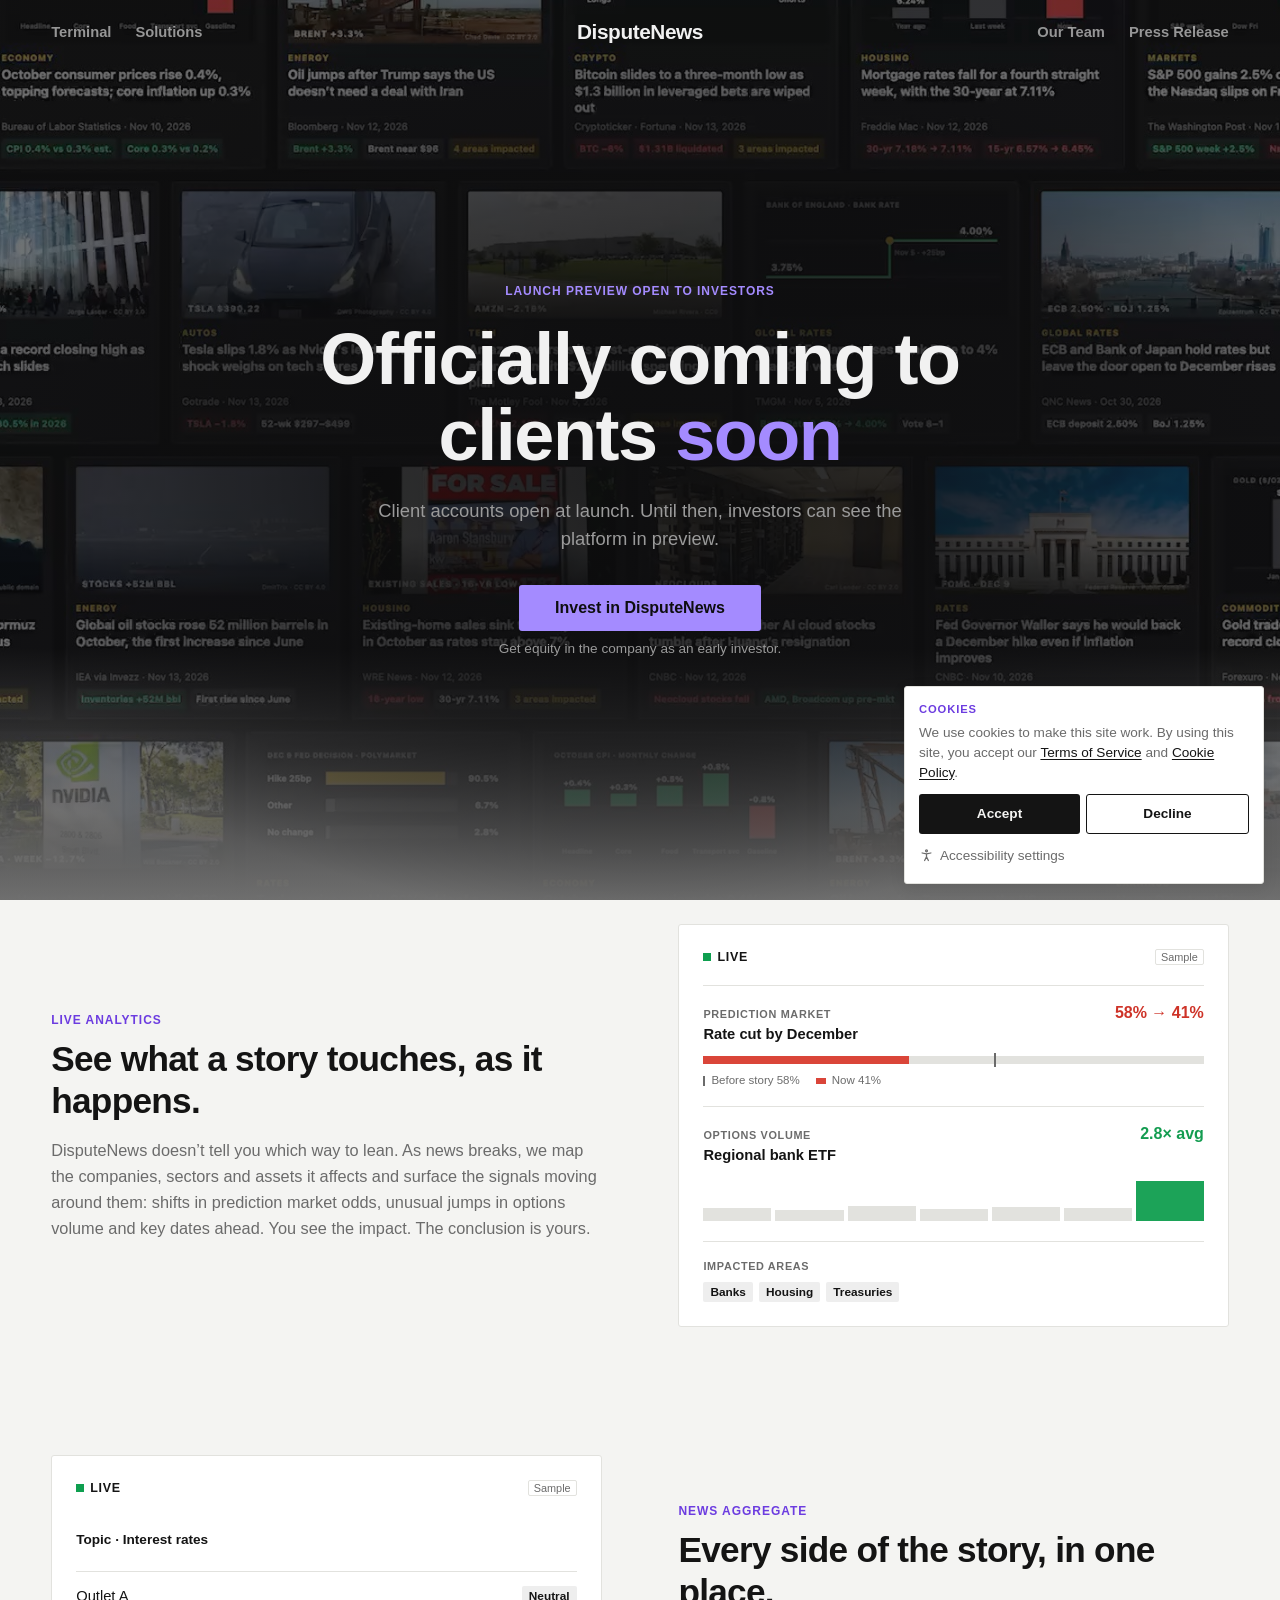
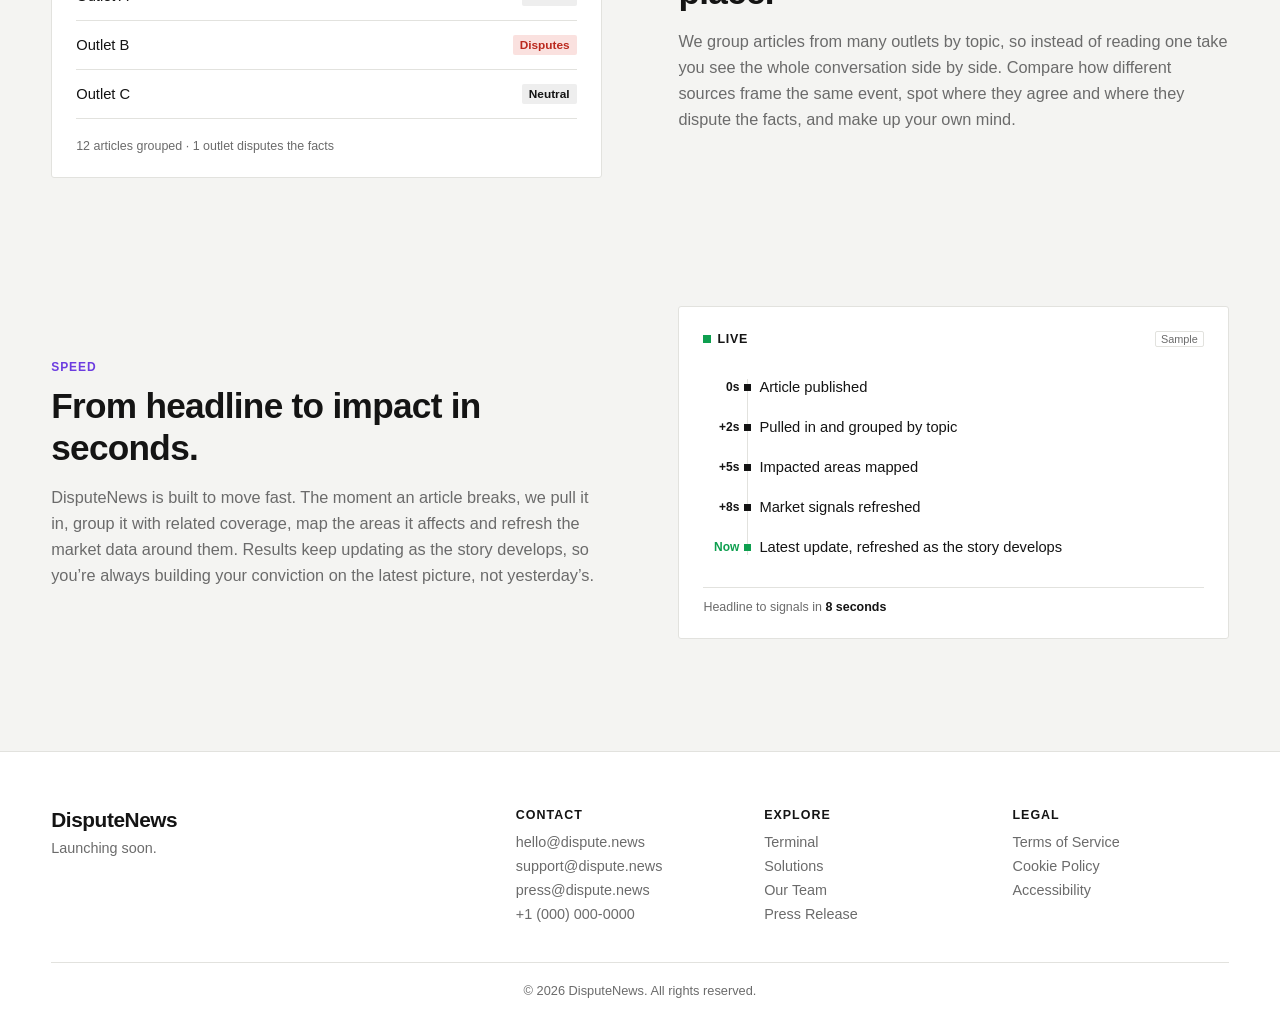
<file: index.html>
<!DOCTYPE html>
<html lang="en">
<head>
  <meta charset="UTF-8">
  <meta name="viewport" content="width=device-width, initial-scale=1.0">
  <title>DisputeNews</title>
  <link rel="stylesheet" href="css/style.css">
  <script>try{var a=JSON.parse(localStorage.getItem("dn-a11y")||"{}");for(var k in a)if(a[k])document.documentElement.classList.add("a11y-"+k)}catch(e){}</script>
</head>
<body class="home">
  <header class="site-header" id="site-header">
    <div class="header-inner">
      <nav class="header-nav header-nav-left" aria-label="Primary">
        <a href="terminal.html">Terminal</a>
        <a href="solutions.html">Solutions</a>
      </nav>
      <a href="./" class="brand">DisputeNews</a>
      <nav class="header-nav header-nav-right" aria-label="Secondary">
        <a href="team.html">Our Team</a>
        <a href="press.html">Press Release</a>
      </nav>
    </div>
  </header>

  <main>
    <section class="hero">
      <div class="hero-media" aria-hidden="true">
        <video class="hero-video" id="hero-video" autoplay muted loop playsinline preload="auto" poster="assets/video/hero-poster.jpg">
          <source src="assets/video/hero.mp4" type="video/mp4">
        </video>
      </div>

      <p class="eyebrow">Launch preview open to investors</p>
      <h1>Officially coming to clients <span class="sig">soon</span></h1>
      <p class="hero-sub">Client accounts open at launch. Until then, investors can see the platform in preview.</p>

      <div class="invest">
        <a href="#invest" class="btn-primary">Invest in DisputeNews</a>
        <p class="invest-note">Get equity in the company as an early investor.</p>
      </div>
    </section>

    <section class="features" aria-label="What DisputeNews offers">
      <article class="feature" id="analytics">
        <div class="feature-copy">
          <span class="tag">Live Analytics</span>
          <h2>See what a story touches, as it happens.</h2>
          <p>DisputeNews doesn&rsquo;t tell you which way to lean. As news breaks, we map the companies, sectors and assets it affects and surface the signals moving around them: shifts in prediction market odds, unusual jumps in options volume and key dates ahead. You see the impact. The conclusion is yours.</p>
        </div>
        <div class="feature-visual card" aria-hidden="true">
          <div class="visual-head">
            <span class="live-badge">LIVE</span>
            <span class="sample">Sample</span>
          </div>

          <div class="signal">
            <div class="signal-top">
              <span class="signal-label">Prediction market</span>
              <span class="signal-move move neg" style="--s:.8">58% &rarr; 41%</span>
            </div>
            <p class="signal-name">Rate cut by December</p>
            <div class="dist" style="--from:58%; --to:41%">
              <span class="dist-fill bar-fill neg" style="--s:.8"></span>
              <span class="dist-prev"></span>
            </div>
            <div class="dist-legend"><span><i class="key key-prev"></i>Before story 58%</span><span><i class="key key-now bar-fill neg" style="--s:.8"></i>Now 41%</span></div>
          </div>

          <div class="signal">
            <div class="signal-top">
              <span class="signal-label">Options volume</span>
              <span class="signal-move move pos" style="--s:.9">2.8&times; avg</span>
            </div>
            <p class="signal-name">Regional bank ETF</p>
            <div class="vol">
              <span style="height:30%"></span><span style="height:26%"></span><span style="height:34%"></span>
              <span style="height:28%"></span><span style="height:32%"></span><span style="height:29%"></span>
              <span class="vol-jump bar-fill pos" style="height:92%; --s:.9"></span>
            </div>
          </div>

          <div class="impacted">
            <span class="impacted-label">Impacted areas</span>
            <div class="chips">
              <span class="chip-s">Banks</span>
              <span class="chip-s">Housing</span>
              <span class="chip-s">Treasuries</span>
            </div>
          </div>
        </div>
      </article>

      <article class="feature feature-flip" id="aggregate">
        <div class="feature-copy">
          <span class="tag">News Aggregate</span>
          <h2>Every side of the story, in one place.</h2>
          <p>We group articles from many outlets by topic, so instead of reading one take you see the whole conversation side by side. Compare how different sources frame the same event, spot where they agree and where they dispute the facts, and make up your own mind.</p>
        </div>
        <div class="feature-visual card" aria-hidden="true">
          <div class="visual-head">
            <span class="live-badge">LIVE</span>
            <span class="sample">Sample</span>
          </div>
          <p class="topic topic-line">Topic &middot; Interest rates</p>
          <ul class="source-rows">
            <li><span class="src">Outlet A</span><span class="stance">Neutral</span></li>
            <li><span class="src">Outlet B</span><span class="stance stance-dispute">Disputes</span></li>
            <li><span class="src">Outlet C</span><span class="stance">Neutral</span></li>
          </ul>
          <p class="visual-foot">12 articles grouped &middot; 1 outlet disputes the facts</p>
        </div>
      </article>

      <article class="feature" id="speed">
        <div class="feature-copy">
          <span class="tag">Speed</span>
          <h2>From headline to impact in seconds.</h2>
          <p>DisputeNews is built to move fast. The moment an article breaks, we pull it in, group it with related coverage, map the areas it affects and refresh the market data around them. Results keep updating as the story develops, so you&rsquo;re always building your conviction on the latest picture, not yesterday&rsquo;s.</p>
        </div>
        <div class="feature-visual card" aria-hidden="true">
          <div class="visual-head">
            <span class="live-badge">LIVE</span>
            <span class="sample">Sample</span>
          </div>
          <ol class="pipeline">
            <li class="step-done"><span class="step-time">0s</span><span class="step-name">Article published</span></li>
            <li class="step-done"><span class="step-time">+2s</span><span class="step-name">Pulled in and grouped by topic</span></li>
            <li class="step-done"><span class="step-time">+5s</span><span class="step-name">Impacted areas mapped</span></li>
            <li class="step-done"><span class="step-time">+8s</span><span class="step-name">Market signals refreshed</span></li>
            <li class="step-done step-now"><span class="step-time">Now</span><span class="step-name">Latest update, refreshed as the story develops</span></li>
          </ol>
          <p class="visual-foot pipeline-foot">Headline to signals in <span class="foot-sig">8 seconds</span></p>
        </div>
      </article>
    </section>
  </main>

  <footer class="site-footer" id="contact">
    <div class="footer-inner">
      <div class="footer-col footer-brand">
        <span class="brand">DisputeNews</span>
        <p class="footer-tagline">Launching soon.</p>
      </div>

      <div class="footer-col">
        <h2 class="footer-heading">Contact</h2>
        <ul class="footer-list">
          <li><a href="mailto:hello@dispute.news">hello@dispute.news</a></li>
          <li><a href="mailto:support@dispute.news">support@dispute.news</a></li>
          <li><a href="mailto:press@dispute.news">press@dispute.news</a></li>
          <li><a href="tel:+10000000000">+1 (000) 000-0000</a></li>
        </ul>
      </div>

      <div class="footer-col">
        <h2 class="footer-heading">Explore</h2>
        <ul class="footer-list">
          <li><a href="terminal.html">Terminal</a></li>
          <li><a href="solutions.html">Solutions</a></li>
          <li><a href="team.html">Our Team</a></li>
          <li><a href="press.html">Press Release</a></li>
        </ul>
      </div>

      <div class="footer-col">
        <h2 class="footer-heading">Legal</h2>
        <ul class="footer-list">
          <li><a href="terms.html">Terms of Service</a></li>
          <li><a href="cookies.html">Cookie Policy</a></li>
          <li><button type="button" class="link-btn" data-a11y-open>Accessibility</button></li>
        </ul>
      </div>
    </div>
    <p class="footer-copy">&copy; <span id="year"></span> DisputeNews. All rights reserved.</p>
  </footer>

  <script src="js/main.js"></script>
</body>
</html>
</file>
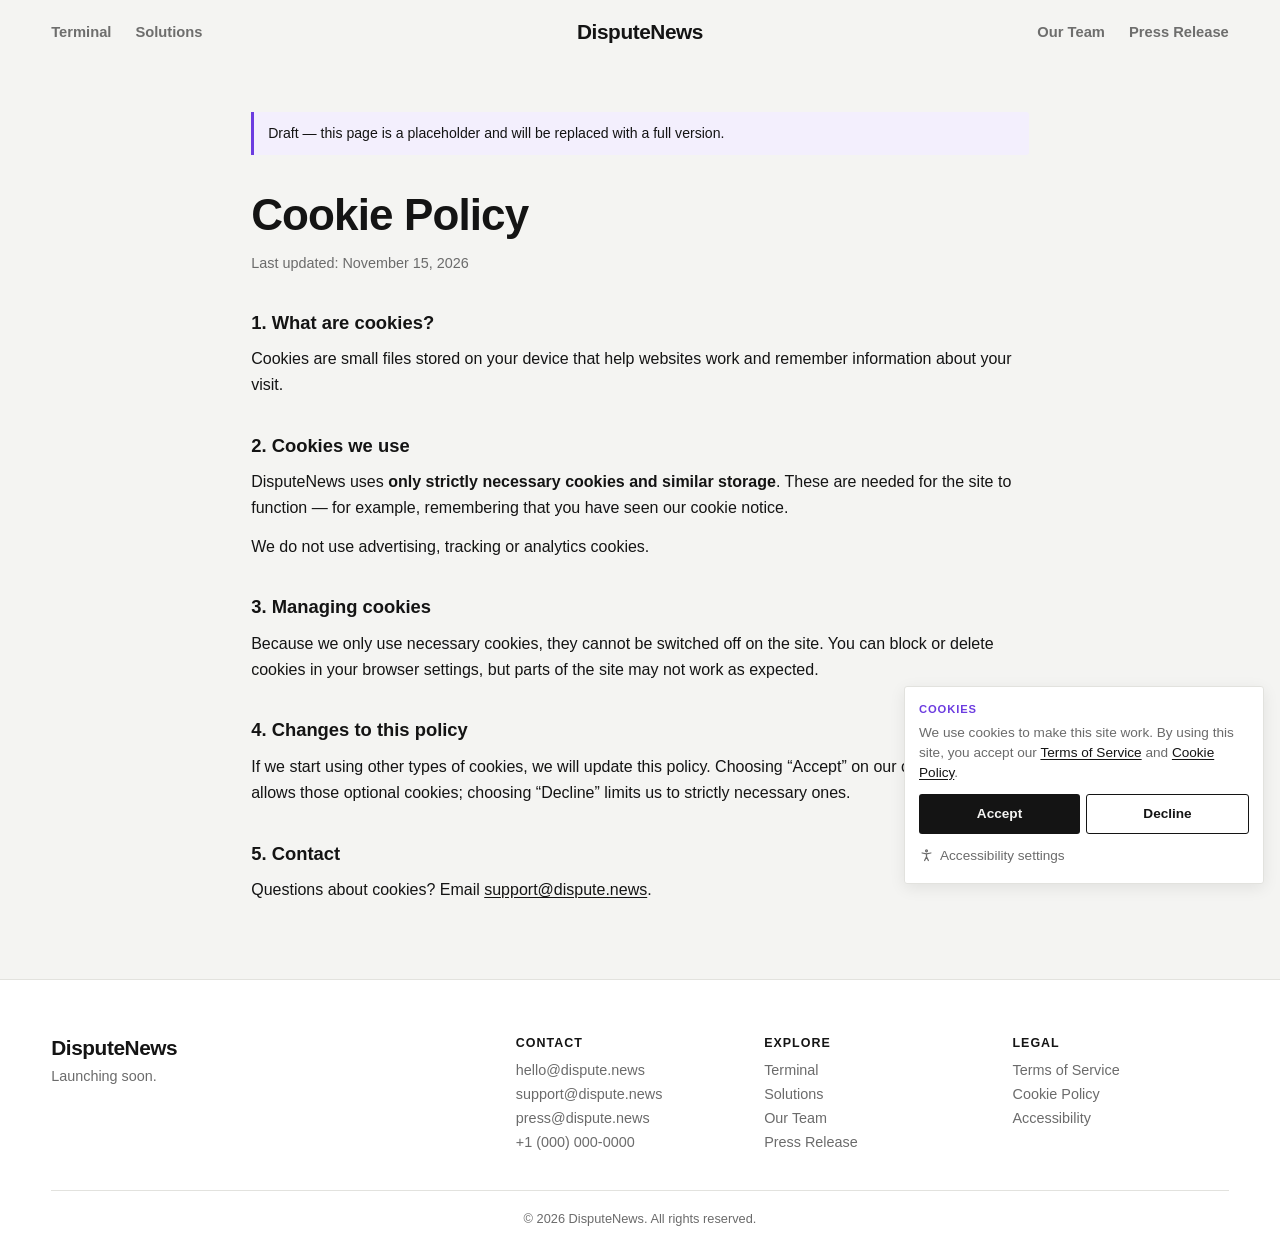
<file: cookies.html>
<!DOCTYPE html>
<html lang="en">
<head>
  <meta charset="UTF-8">
  <meta name="viewport" content="width=device-width, initial-scale=1.0">
  <title>Cookie Policy — DisputeNews</title>
  <link rel="stylesheet" href="css/style.css">
  <script>try{var a=JSON.parse(localStorage.getItem("dn-a11y")||"{}");for(var k in a)if(a[k])document.documentElement.classList.add("a11y-"+k)}catch(e){}</script>
</head>
<body>
  <header class="site-header" id="site-header">
    <div class="header-inner">
      <nav class="header-nav header-nav-left" aria-label="Primary">
        <a href="terminal.html">Terminal</a>
        <a href="solutions.html">Solutions</a>
      </nav>
      <a href="./" class="brand">DisputeNews</a>
      <nav class="header-nav header-nav-right" aria-label="Secondary">
        <a href="team.html">Our Team</a>
        <a href="press.html">Press Release</a>
      </nav>
    </div>
  </header>

  <main class="legal">
    <p class="draft-note">Draft &mdash; this page is a placeholder and will be replaced with a full version.</p>
    <h1>Cookie Policy</h1>
    <p class="legal-updated">Last updated: November 15, 2026</p>

    <h2>1. What are cookies?</h2>
    <p>Cookies are small files stored on your device that help websites work and remember information about your visit.</p>

    <h2>2. Cookies we use</h2>
    <p>DisputeNews uses <strong>only strictly necessary cookies and similar storage</strong>. These are needed for the site to function &mdash; for example, remembering that you have seen our cookie notice.</p>
    <p>We do not use advertising, tracking or analytics cookies.</p>

    <h2>3. Managing cookies</h2>
    <p>Because we only use necessary cookies, they cannot be switched off on the site. You can block or delete cookies in your browser settings, but parts of the site may not work as expected.</p>

    <h2>4. Changes to this policy</h2>
    <p>If we start using other types of cookies, we will update this policy. Choosing &ldquo;Accept&rdquo; on our cookie notice allows those optional cookies; choosing &ldquo;Decline&rdquo; limits us to strictly necessary ones.</p>

    <h2>5. Contact</h2>
    <p>Questions about cookies? Email <a href="mailto:support@dispute.news">support@dispute.news</a>.</p>
  </main>

  <footer class="site-footer" id="contact">
    <div class="footer-inner">
      <div class="footer-col footer-brand">
        <span class="brand">DisputeNews</span>
        <p class="footer-tagline">Launching soon.</p>
      </div>

      <div class="footer-col">
        <h2 class="footer-heading">Contact</h2>
        <ul class="footer-list">
          <li><a href="mailto:hello@dispute.news">hello@dispute.news</a></li>
          <li><a href="mailto:support@dispute.news">support@dispute.news</a></li>
          <li><a href="mailto:press@dispute.news">press@dispute.news</a></li>
          <li><a href="tel:+10000000000">+1 (000) 000-0000</a></li>
        </ul>
      </div>

      <div class="footer-col">
        <h2 class="footer-heading">Explore</h2>
        <ul class="footer-list">
          <li><a href="terminal.html">Terminal</a></li>
          <li><a href="solutions.html">Solutions</a></li>
          <li><a href="team.html">Our Team</a></li>
          <li><a href="press.html">Press Release</a></li>
        </ul>
      </div>

      <div class="footer-col">
        <h2 class="footer-heading">Legal</h2>
        <ul class="footer-list">
          <li><a href="terms.html">Terms of Service</a></li>
          <li><a href="cookies.html">Cookie Policy</a></li>
          <li><button type="button" class="link-btn" data-a11y-open>Accessibility</button></li>
        </ul>
      </div>
    </div>
    <p class="footer-copy">&copy; <span id="year"></span> DisputeNews. All rights reserved.</p>
  </footer>

  <script src="js/main.js"></script>
</body>
</html>
</file>
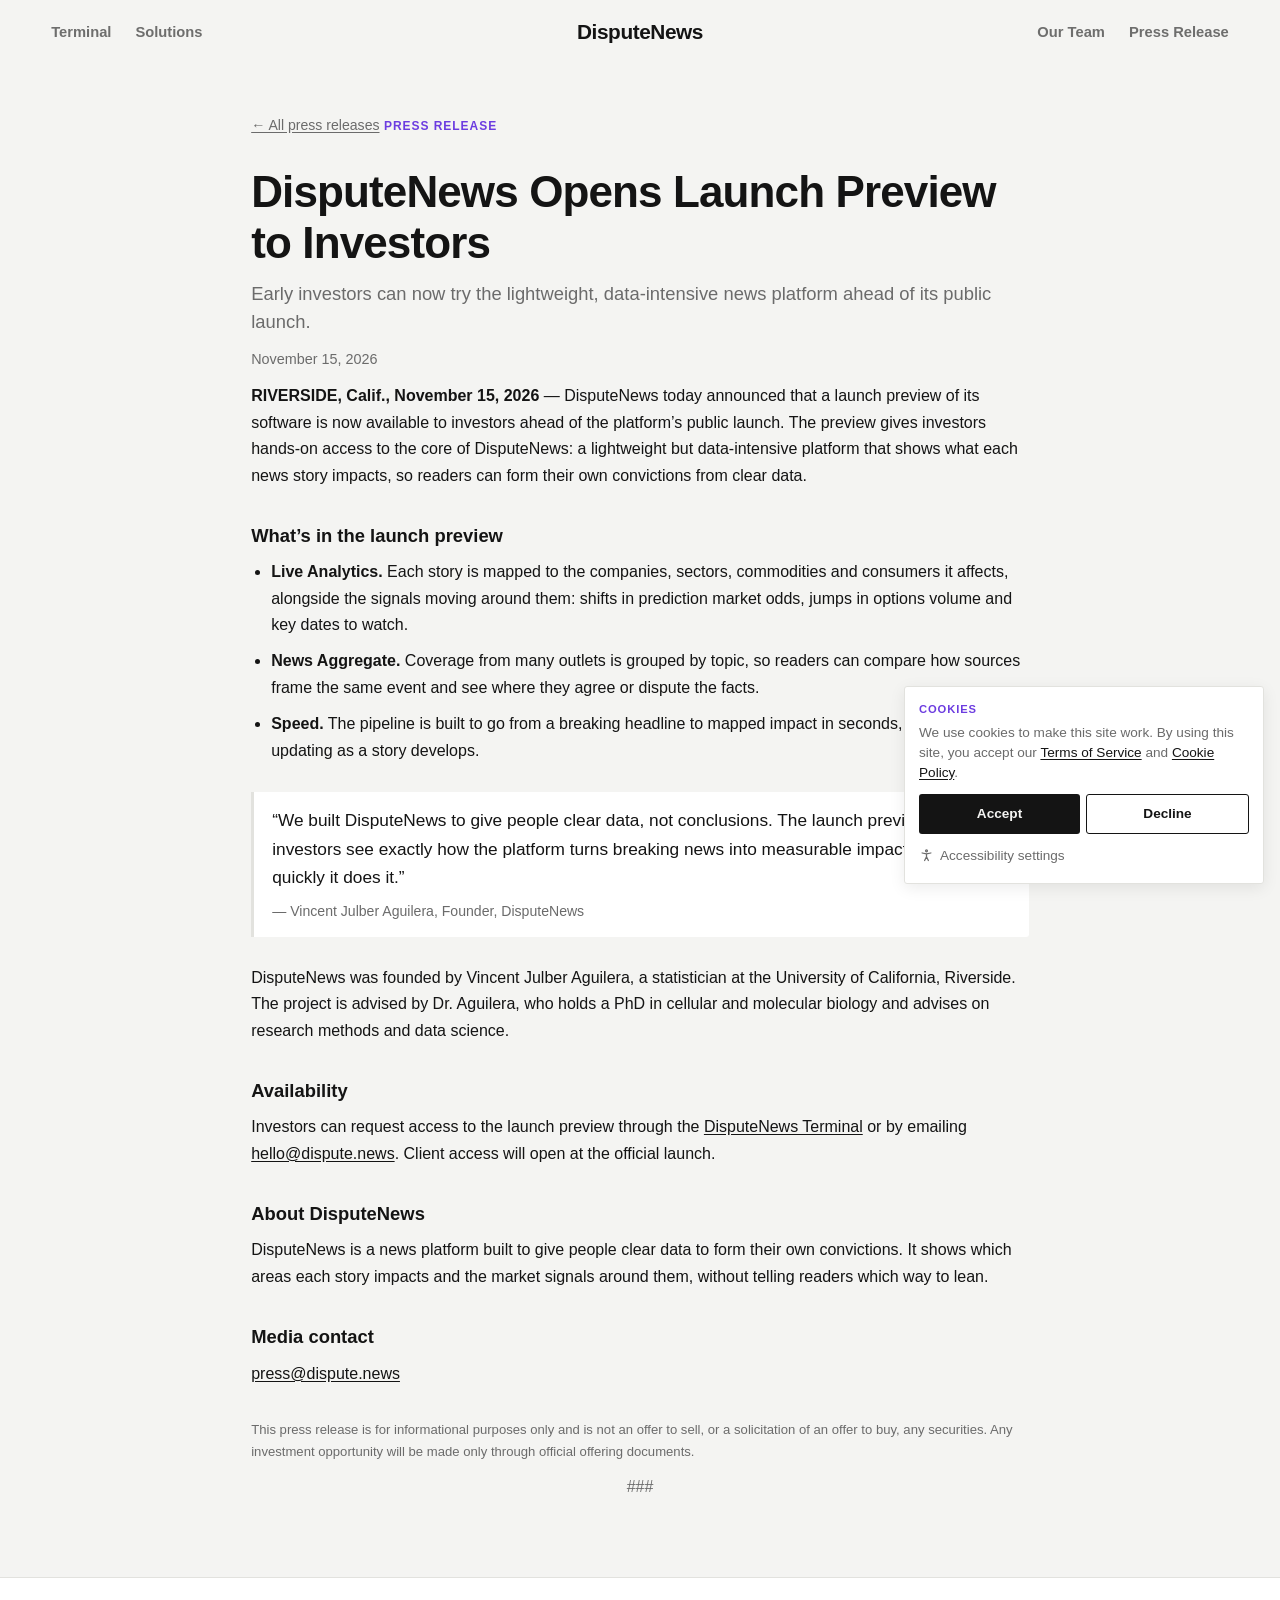
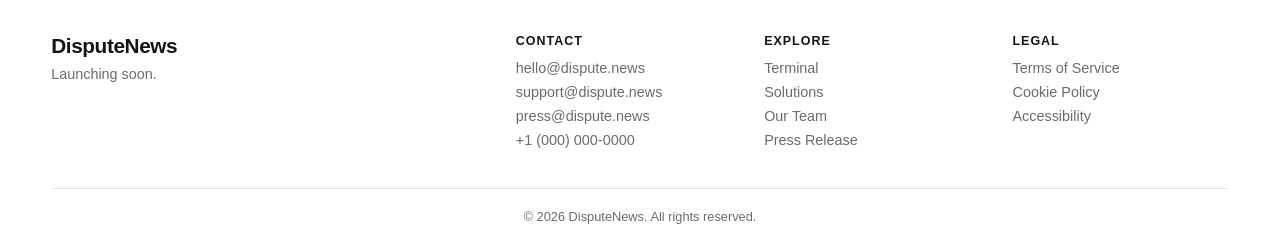
<file: press-launch-preview.html>
<!DOCTYPE html>
<html lang="en">
<head>
  <meta charset="UTF-8">
  <meta name="viewport" content="width=device-width, initial-scale=1.0">
  <title>DisputeNews Opens Launch Preview to Investors — DisputeNews</title>
  <link rel="stylesheet" href="css/style.css">
  <script>try{var a=JSON.parse(localStorage.getItem("dn-a11y")||"{}");for(var k in a)if(a[k])document.documentElement.classList.add("a11y-"+k)}catch(e){}</script>
</head>
<body>
  <header class="site-header" id="site-header">
    <div class="header-inner">
      <nav class="header-nav header-nav-left" aria-label="Primary">
        <a href="terminal.html">Terminal</a>
        <a href="solutions.html">Solutions</a>
      </nav>
      <a href="./" class="brand">DisputeNews</a>
      <nav class="header-nav header-nav-right" aria-label="Secondary">
        <a href="team.html">Our Team</a>
        <a href="press.html">Press Release</a>
      </nav>
    </div>
  </header>

  <main class="legal release">
    <a href="press.html" class="back-link">&larr; All press releases</a>
    <span class="tag">Press Release</span>
    <h1>DisputeNews Opens Launch Preview to Investors</h1>
    <p class="release-sub">Early investors can now try the lightweight, data-intensive news platform ahead of its public launch.</p>
    <p class="legal-updated"><time datetime="2026-11-15">November 15, 2026</time></p>

    <p><strong>RIVERSIDE, Calif., November 15, 2026</strong> &mdash; DisputeNews today announced that a launch preview of its software is now available to investors ahead of the platform&rsquo;s public launch. The preview gives investors hands-on access to the core of DisputeNews: a lightweight but data-intensive platform that shows what each news story impacts, so readers can form their own convictions from clear data.</p>

    <h2>What&rsquo;s in the launch preview</h2>
    <ul class="release-points">
      <li><strong>Live Analytics.</strong> Each story is mapped to the companies, sectors, commodities and consumers it affects, alongside the signals moving around them: shifts in prediction market odds, jumps in options volume and key dates to watch.</li>
      <li><strong>News Aggregate.</strong> Coverage from many outlets is grouped by topic, so readers can compare how sources frame the same event and see where they agree or dispute the facts.</li>
      <li><strong>Speed.</strong> The pipeline is built to go from a breaking headline to mapped impact in seconds, with results updating as a story develops.</li>
    </ul>

    <blockquote class="release-quote">
      <p>&ldquo;We built DisputeNews to give people clear data, not conclusions. The launch preview lets our investors see exactly how the platform turns breaking news into measurable impact, and how quickly it does it.&rdquo;</p>
      <footer>&mdash; Vincent Julber Aguilera, Founder, DisputeNews</footer>
    </blockquote>

    <p>DisputeNews was founded by Vincent Julber Aguilera, a statistician at the University of California, Riverside. The project is advised by Dr. Aguilera, who holds a PhD in cellular and molecular biology and advises on research methods and data science.</p>

    <h2>Availability</h2>
    <p>Investors can request access to the launch preview through the <a href="terminal.html">DisputeNews Terminal</a> or by emailing <a href="mailto:hello@dispute.news">hello@dispute.news</a>. Client access will open at the official launch.</p>

    <h2>About DisputeNews</h2>
    <p>DisputeNews is a news platform built to give people clear data to form their own convictions. It shows which areas each story impacts and the market signals around them, without telling readers which way to lean.</p>

    <h2>Media contact</h2>
    <p><a href="mailto:press@dispute.news">press@dispute.news</a></p>

    <p class="release-disclaimer">This press release is for informational purposes only and is not an offer to sell, or a solicitation of an offer to buy, any securities. Any investment opportunity will be made only through official offering documents.</p>
    <p class="release-end">###</p>
  </main>

  <footer class="site-footer" id="contact">
    <div class="footer-inner">
      <div class="footer-col footer-brand">
        <span class="brand">DisputeNews</span>
        <p class="footer-tagline">Launching soon.</p>
      </div>

      <div class="footer-col">
        <h2 class="footer-heading">Contact</h2>
        <ul class="footer-list">
          <li><a href="mailto:hello@dispute.news">hello@dispute.news</a></li>
          <li><a href="mailto:support@dispute.news">support@dispute.news</a></li>
          <li><a href="mailto:press@dispute.news">press@dispute.news</a></li>
          <li><a href="tel:+10000000000">+1 (000) 000-0000</a></li>
        </ul>
      </div>

      <div class="footer-col">
        <h2 class="footer-heading">Explore</h2>
        <ul class="footer-list">
          <li><a href="terminal.html">Terminal</a></li>
          <li><a href="solutions.html">Solutions</a></li>
          <li><a href="team.html">Our Team</a></li>
          <li><a href="press.html">Press Release</a></li>
        </ul>
      </div>

      <div class="footer-col">
        <h2 class="footer-heading">Legal</h2>
        <ul class="footer-list">
          <li><a href="terms.html">Terms of Service</a></li>
          <li><a href="cookies.html">Cookie Policy</a></li>
          <li><button type="button" class="link-btn" data-a11y-open>Accessibility</button></li>
        </ul>
      </div>
    </div>
    <p class="footer-copy">&copy; <span id="year"></span> DisputeNews. All rights reserved.</p>
  </footer>

  <script src="js/main.js"></script>
</body>
</html>
</file>
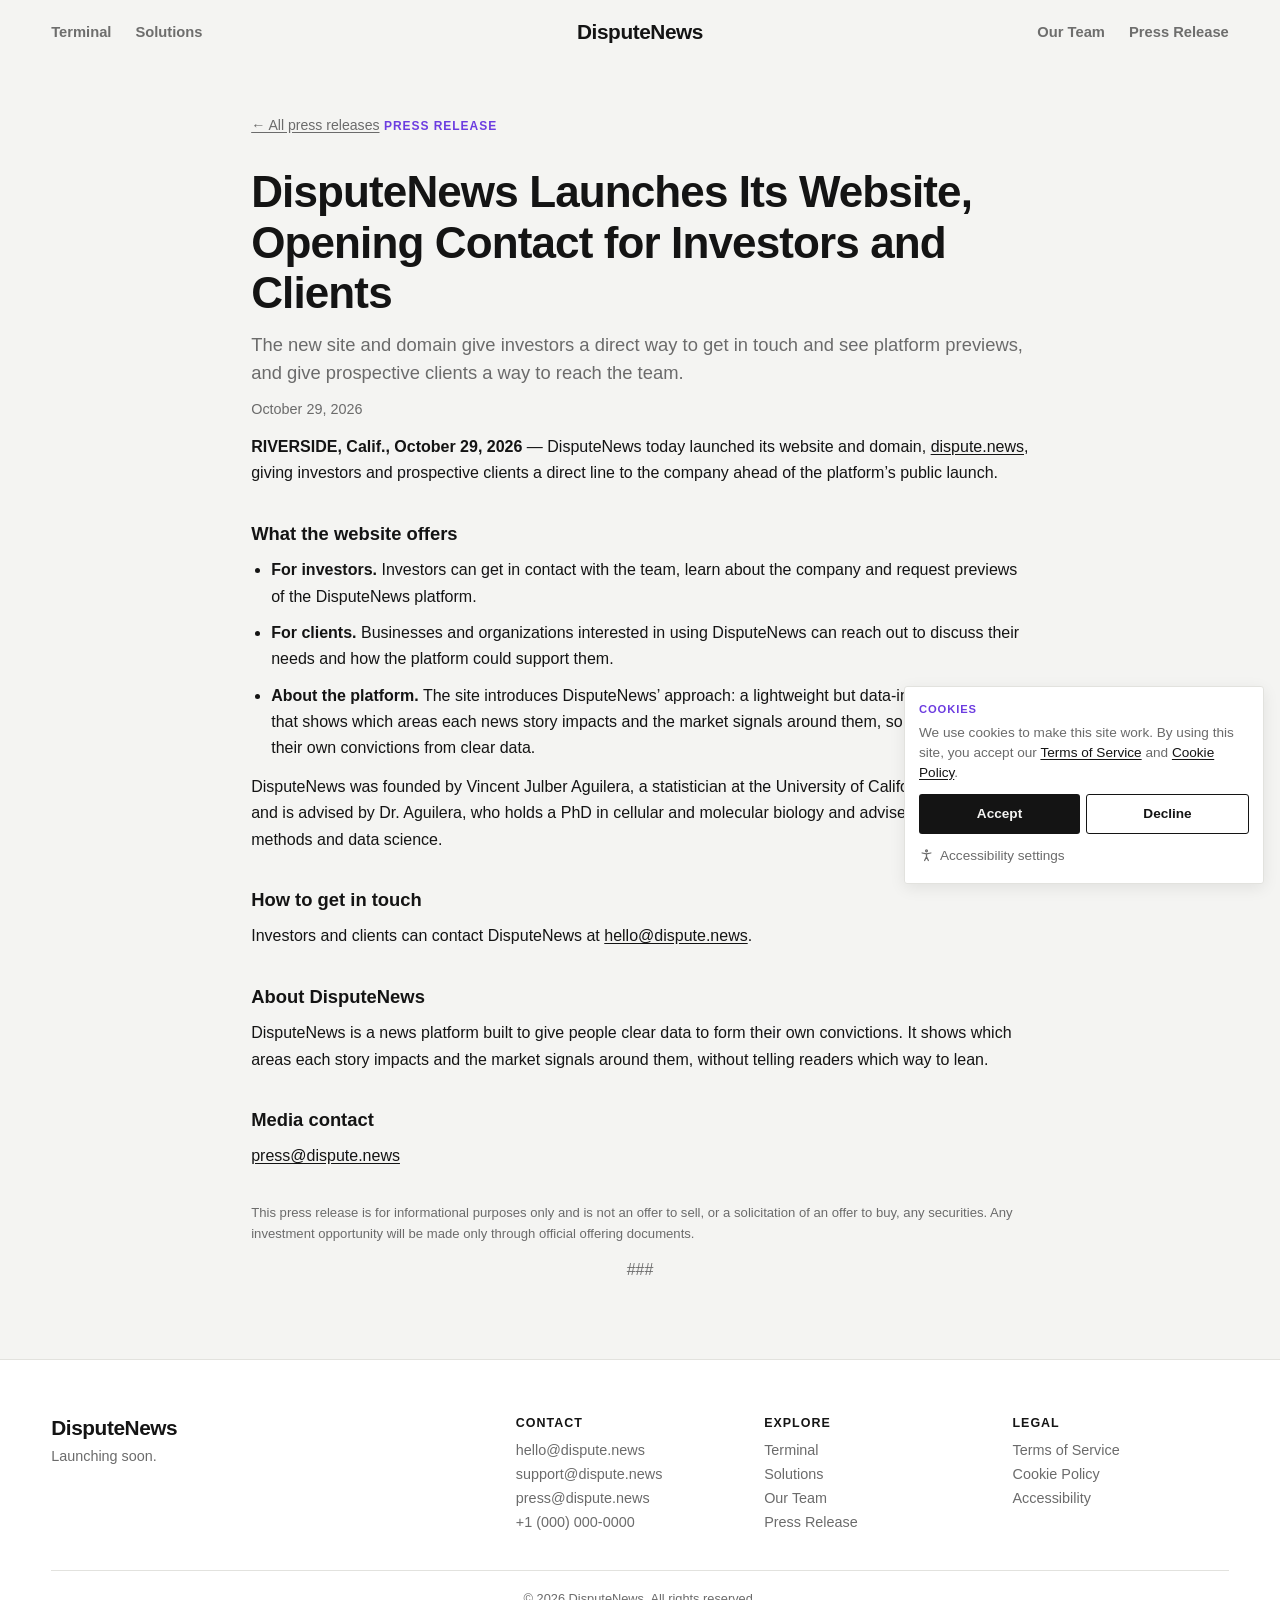
<file: press-website-launch.html>
<!DOCTYPE html>
<html lang="en">
<head>
  <meta charset="UTF-8">
  <meta name="viewport" content="width=device-width, initial-scale=1.0">
  <title>DisputeNews Launches Its Website — DisputeNews</title>
  <link rel="stylesheet" href="css/style.css">
  <script>try{var a=JSON.parse(localStorage.getItem("dn-a11y")||"{}");for(var k in a)if(a[k])document.documentElement.classList.add("a11y-"+k)}catch(e){}</script>
</head>
<body>
  <header class="site-header" id="site-header">
    <div class="header-inner">
      <nav class="header-nav header-nav-left" aria-label="Primary">
        <a href="terminal.html">Terminal</a>
        <a href="solutions.html">Solutions</a>
      </nav>
      <a href="./" class="brand">DisputeNews</a>
      <nav class="header-nav header-nav-right" aria-label="Secondary">
        <a href="team.html">Our Team</a>
        <a href="press.html">Press Release</a>
      </nav>
    </div>
  </header>

  <main class="legal release">
    <a href="press.html" class="back-link">&larr; All press releases</a>
    <span class="tag">Press Release</span>
    <h1>DisputeNews Launches Its Website, Opening Contact for Investors and Clients</h1>
    <p class="release-sub">The new site and domain give investors a direct way to get in touch and see platform previews, and give prospective clients a way to reach the team.</p>
    <p class="legal-updated"><time datetime="2026-10-29">October 29, 2026</time></p>

    <p><strong>RIVERSIDE, Calif., October 29, 2026</strong> &mdash; DisputeNews today launched its website and domain, <a href="https://dispute.news">dispute.news</a>, giving investors and prospective clients a direct line to the company ahead of the platform&rsquo;s public launch.</p>

    <h2>What the website offers</h2>
    <ul class="release-points">
      <li><strong>For investors.</strong> Investors can get in contact with the team, learn about the company and request previews of the DisputeNews platform.</li>
      <li><strong>For clients.</strong> Businesses and organizations interested in using DisputeNews can reach out to discuss their needs and how the platform could support them.</li>
      <li><strong>About the platform.</strong> The site introduces DisputeNews&rsquo; approach: a lightweight but data-intensive platform that shows which areas each news story impacts and the market signals around them, so people can form their own convictions from clear data.</li>
    </ul>

    <p>DisputeNews was founded by Vincent Julber Aguilera, a statistician at the University of California, Riverside, and is advised by Dr. Aguilera, who holds a PhD in cellular and molecular biology and advises on research methods and data science.</p>

    <h2>How to get in touch</h2>
    <p>Investors and clients can contact DisputeNews at <a href="mailto:hello@dispute.news">hello@dispute.news</a>.</p>

    <h2>About DisputeNews</h2>
    <p>DisputeNews is a news platform built to give people clear data to form their own convictions. It shows which areas each story impacts and the market signals around them, without telling readers which way to lean.</p>

    <h2>Media contact</h2>
    <p><a href="mailto:press@dispute.news">press@dispute.news</a></p>

    <p class="release-disclaimer">This press release is for informational purposes only and is not an offer to sell, or a solicitation of an offer to buy, any securities. Any investment opportunity will be made only through official offering documents.</p>
    <p class="release-end">###</p>
  </main>

  <footer class="site-footer" id="contact">
    <div class="footer-inner">
      <div class="footer-col footer-brand">
        <span class="brand">DisputeNews</span>
        <p class="footer-tagline">Launching soon.</p>
      </div>

      <div class="footer-col">
        <h2 class="footer-heading">Contact</h2>
        <ul class="footer-list">
          <li><a href="mailto:hello@dispute.news">hello@dispute.news</a></li>
          <li><a href="mailto:support@dispute.news">support@dispute.news</a></li>
          <li><a href="mailto:press@dispute.news">press@dispute.news</a></li>
          <li><a href="tel:+10000000000">+1 (000) 000-0000</a></li>
        </ul>
      </div>

      <div class="footer-col">
        <h2 class="footer-heading">Explore</h2>
        <ul class="footer-list">
          <li><a href="terminal.html">Terminal</a></li>
          <li><a href="solutions.html">Solutions</a></li>
          <li><a href="team.html">Our Team</a></li>
          <li><a href="press.html">Press Release</a></li>
        </ul>
      </div>

      <div class="footer-col">
        <h2 class="footer-heading">Legal</h2>
        <ul class="footer-list">
          <li><a href="terms.html">Terms of Service</a></li>
          <li><a href="cookies.html">Cookie Policy</a></li>
          <li><button type="button" class="link-btn" data-a11y-open>Accessibility</button></li>
        </ul>
      </div>
    </div>
    <p class="footer-copy">&copy; <span id="year"></span> DisputeNews. All rights reserved.</p>
  </footer>

  <script src="js/main.js"></script>
</body>
</html>
</file>
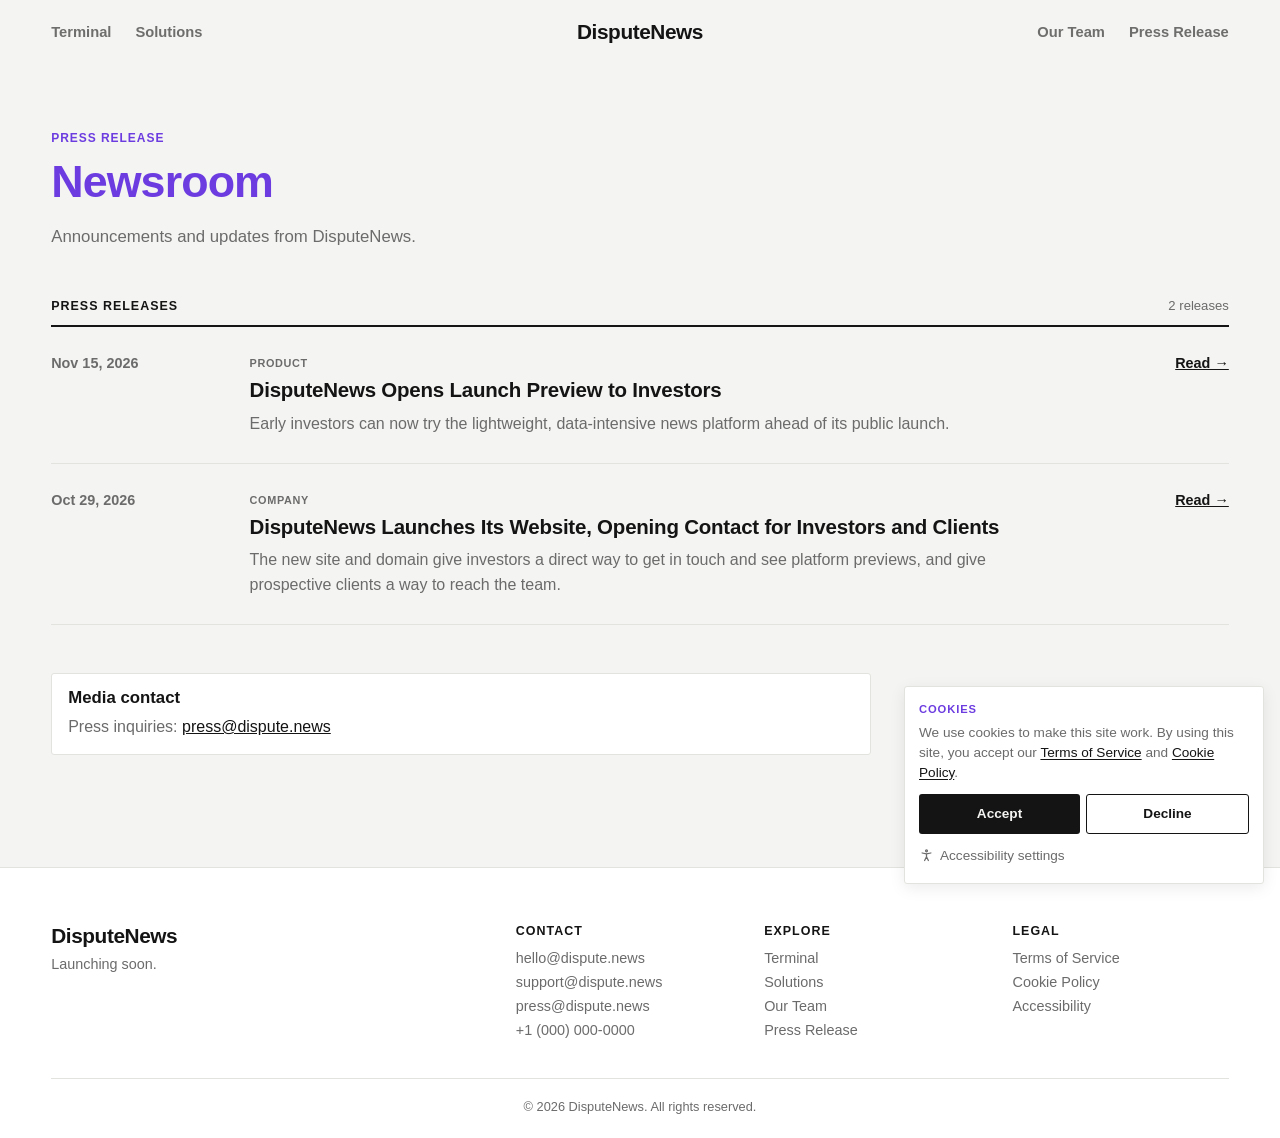
<file: press.html>
<!DOCTYPE html>
<html lang="en">
<head>
  <meta charset="UTF-8">
  <meta name="viewport" content="width=device-width, initial-scale=1.0">
  <title>Press Release — DisputeNews</title>
  <link rel="stylesheet" href="css/style.css">
  <script>try{var a=JSON.parse(localStorage.getItem("dn-a11y")||"{}");for(var k in a)if(a[k])document.documentElement.classList.add("a11y-"+k)}catch(e){}</script>
</head>
<body>
  <header class="site-header" id="site-header">
    <div class="header-inner">
      <nav class="header-nav header-nav-left" aria-label="Primary">
        <a href="terminal.html">Terminal</a>
        <a href="solutions.html">Solutions</a>
      </nav>
      <a href="./" class="brand">DisputeNews</a>
      <nav class="header-nav header-nav-right" aria-label="Secondary">
        <a href="team.html">Our Team</a>
        <a href="press.html">Press Release</a>
      </nav>
    </div>
  </header>

  <main class="press-page">
    <section class="team-intro">
      <span class="tag">Press Release</span>
      <h1><span class="sig">Newsroom</span></h1>
      <p>Announcements and updates from DisputeNews.</p>
    </section>

    <section class="release-section" aria-labelledby="releases-title">
      <div class="release-head">
        <h2 class="release-head-title" id="releases-title">Press releases</h2>
        <span class="release-count" id="release-count"></span>
      </div>

      <!-- Newest first. Add new releases at the top; the list shows 5 per page. -->
      <ol class="release-list" id="release-list">
        <li class="release-row">
          <time class="release-date" datetime="2026-11-15">Nov 15, 2026</time>
          <div class="release-body">
            <span class="release-kind">Product</span>
            <h3><a href="press-launch-preview.html">DisputeNews Opens Launch Preview to Investors</a></h3>
            <p>Early investors can now try the lightweight, data-intensive news platform ahead of its public launch.</p>
          </div>
          <a href="press-launch-preview.html" class="release-link" aria-label="Read: DisputeNews Opens Launch Preview to Investors">Read &rarr;</a>
        </li>
        <li class="release-row">
          <time class="release-date" datetime="2026-10-29">Oct 29, 2026</time>
          <div class="release-body">
            <span class="release-kind">Company</span>
            <h3><a href="press-website-launch.html">DisputeNews Launches Its Website, Opening Contact for Investors and Clients</a></h3>
            <p>The new site and domain give investors a direct way to get in touch and see platform previews, and give prospective clients a way to reach the team.</p>
          </div>
          <a href="press-website-launch.html" class="release-link" aria-label="Read: DisputeNews Launches Its Website">Read &rarr;</a>
        </li>
      </ol>

      <nav class="pager" id="pager" aria-label="Press release pages" hidden></nav>
    </section>

    <section class="team-outcome">
      <h2>Media contact</h2>
      <p>Press inquiries: <a href="mailto:press@dispute.news">press@dispute.news</a></p>
    </section>
  </main>

  <footer class="site-footer" id="contact">
    <div class="footer-inner">
      <div class="footer-col footer-brand">
        <span class="brand">DisputeNews</span>
        <p class="footer-tagline">Launching soon.</p>
      </div>

      <div class="footer-col">
        <h2 class="footer-heading">Contact</h2>
        <ul class="footer-list">
          <li><a href="mailto:hello@dispute.news">hello@dispute.news</a></li>
          <li><a href="mailto:support@dispute.news">support@dispute.news</a></li>
          <li><a href="mailto:press@dispute.news">press@dispute.news</a></li>
          <li><a href="tel:+10000000000">+1 (000) 000-0000</a></li>
        </ul>
      </div>

      <div class="footer-col">
        <h2 class="footer-heading">Explore</h2>
        <ul class="footer-list">
          <li><a href="terminal.html">Terminal</a></li>
          <li><a href="solutions.html">Solutions</a></li>
          <li><a href="team.html">Our Team</a></li>
          <li><a href="press.html">Press Release</a></li>
        </ul>
      </div>

      <div class="footer-col">
        <h2 class="footer-heading">Legal</h2>
        <ul class="footer-list">
          <li><a href="terms.html">Terms of Service</a></li>
          <li><a href="cookies.html">Cookie Policy</a></li>
          <li><button type="button" class="link-btn" data-a11y-open>Accessibility</button></li>
        </ul>
      </div>
    </div>
    <p class="footer-copy">&copy; <span id="year"></span> DisputeNews. All rights reserved.</p>
  </footer>

  <script src="js/main.js"></script>
</body>
</html>
</file>
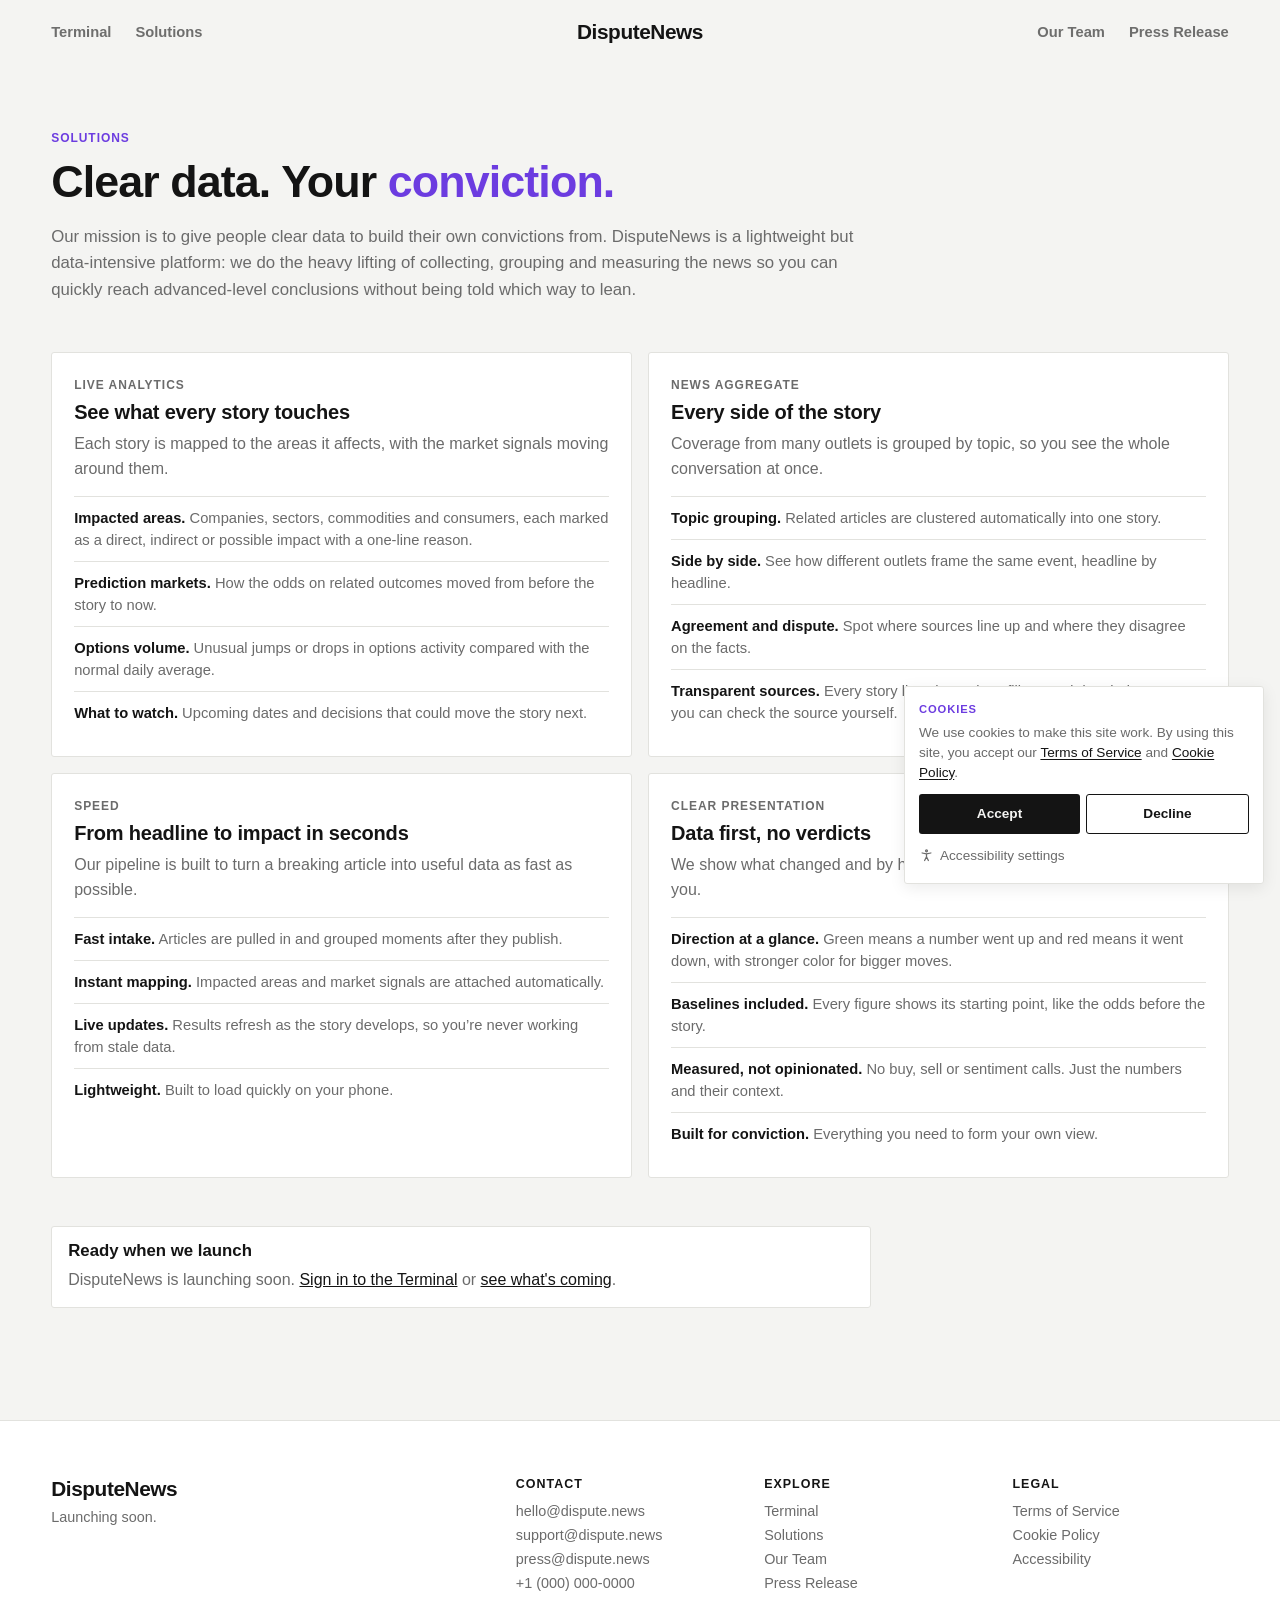
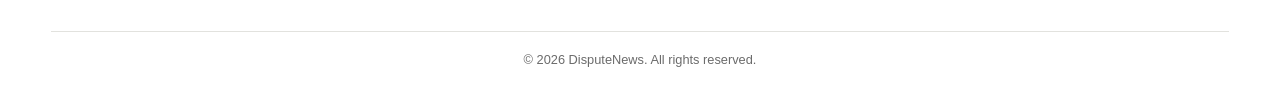
<file: solutions.html>
<!DOCTYPE html>
<html lang="en">
<head>
  <meta charset="UTF-8">
  <meta name="viewport" content="width=device-width, initial-scale=1.0">
  <title>Solutions — DisputeNews</title>
  <link rel="stylesheet" href="css/style.css">
  <script>try{var a=JSON.parse(localStorage.getItem("dn-a11y")||"{}");for(var k in a)if(a[k])document.documentElement.classList.add("a11y-"+k)}catch(e){}</script>
</head>
<body>
  <header class="site-header" id="site-header">
    <div class="header-inner">
      <nav class="header-nav header-nav-left" aria-label="Primary">
        <a href="terminal.html">Terminal</a>
        <a href="solutions.html">Solutions</a>
      </nav>
      <a href="./" class="brand">DisputeNews</a>
      <nav class="header-nav header-nav-right" aria-label="Secondary">
        <a href="team.html">Our Team</a>
        <a href="press.html">Press Release</a>
      </nav>
    </div>
  </header>

  <main class="solutions-page">
    <section class="team-intro">
      <span class="tag">Solutions</span>
      <h1>Clear data. Your <span class="sig">conviction.</span></h1>
      <p>Our mission is to give people clear data to build their own convictions from. DisputeNews is a lightweight but data-intensive platform: we do the heavy lifting of collecting, grouping and measuring the news so you can quickly reach advanced-level conclusions without being told which way to lean.</p>
    </section>

    <section class="solution-grid" aria-label="Features">
      <article class="card solution">
        <span class="tag tag-quiet">Live Analytics</span>
        <h2>See what every story touches</h2>
        <p>Each story is mapped to the areas it affects, with the market signals moving around them.</p>
        <ul class="solution-list">
          <li><strong>Impacted areas.</strong> Companies, sectors, commodities and consumers, each marked as a direct, indirect or possible impact with a one-line reason.</li>
          <li><strong>Prediction markets.</strong> How the odds on related outcomes moved from before the story to now.</li>
          <li><strong>Options volume.</strong> Unusual jumps or drops in options activity compared with the normal daily average.</li>
          <li><strong>What to watch.</strong> Upcoming dates and decisions that could move the story next.</li>
        </ul>
      </article>

      <article class="card solution">
        <span class="tag tag-quiet">News Aggregate</span>
        <h2>Every side of the story</h2>
        <p>Coverage from many outlets is grouped by topic, so you see the whole conversation at once.</p>
        <ul class="solution-list">
          <li><strong>Topic grouping.</strong> Related articles are clustered automatically into one story.</li>
          <li><strong>Side by side.</strong> See how different outlets frame the same event, headline by headline.</li>
          <li><strong>Agreement and dispute.</strong> Spot where sources line up and where they disagree on the facts.</li>
          <li><strong>Transparent sources.</strong> Every story lists the outlets, filings and data it draws on, so you can check the source yourself.</li>
        </ul>
      </article>

      <article class="card solution">
        <span class="tag tag-quiet">Speed</span>
        <h2>From headline to impact in seconds</h2>
        <p>Our pipeline is built to turn a breaking article into useful data as fast as possible.</p>
        <ul class="solution-list">
          <li><strong>Fast intake.</strong> Articles are pulled in and grouped moments after they publish.</li>
          <li><strong>Instant mapping.</strong> Impacted areas and market signals are attached automatically.</li>
          <li><strong>Live updates.</strong> Results refresh as the story develops, so you&rsquo;re never working from stale data.</li>
          <li><strong>Lightweight.</strong> Built to load quickly on your phone.</li>
        </ul>
      </article>

      <article class="card solution">
        <span class="tag tag-quiet">Clear Presentation</span>
        <h2>Data first, no verdicts</h2>
        <p>We show what changed and by how much, and leave the conclusion to you.</p>
        <ul class="solution-list">
          <li><strong>Direction at a glance.</strong> Green means a number went up and red means it went down, with stronger color for bigger moves.</li>
          <li><strong>Baselines included.</strong> Every figure shows its starting point, like the odds before the story.</li>
          <li><strong>Measured, not opinionated.</strong> No buy, sell or sentiment calls. Just the numbers and their context.</li>
          <li><strong>Built for conviction.</strong> Everything you need to form your own view.</li>
        </ul>
      </article>
    </section>

    <section class="team-outcome">
      <h2>Ready when we launch</h2>
      <p>DisputeNews is launching soon. <a href="terminal.html">Sign in to the Terminal</a> or <a href="./">see what's coming</a>.</p>
    </section>
  </main>

  <footer class="site-footer" id="contact">
    <div class="footer-inner">
      <div class="footer-col footer-brand">
        <span class="brand">DisputeNews</span>
        <p class="footer-tagline">Launching soon.</p>
      </div>

      <div class="footer-col">
        <h2 class="footer-heading">Contact</h2>
        <ul class="footer-list">
          <li><a href="mailto:hello@dispute.news">hello@dispute.news</a></li>
          <li><a href="mailto:support@dispute.news">support@dispute.news</a></li>
          <li><a href="mailto:press@dispute.news">press@dispute.news</a></li>
          <li><a href="tel:+10000000000">+1 (000) 000-0000</a></li>
        </ul>
      </div>

      <div class="footer-col">
        <h2 class="footer-heading">Explore</h2>
        <ul class="footer-list">
          <li><a href="terminal.html">Terminal</a></li>
          <li><a href="solutions.html">Solutions</a></li>
          <li><a href="team.html">Our Team</a></li>
          <li><a href="press.html">Press Release</a></li>
        </ul>
      </div>

      <div class="footer-col">
        <h2 class="footer-heading">Legal</h2>
        <ul class="footer-list">
          <li><a href="terms.html">Terms of Service</a></li>
          <li><a href="cookies.html">Cookie Policy</a></li>
          <li><button type="button" class="link-btn" data-a11y-open>Accessibility</button></li>
        </ul>
      </div>
    </div>
    <p class="footer-copy">&copy; <span id="year"></span> DisputeNews. All rights reserved.</p>
  </footer>

  <script src="js/main.js"></script>
</body>
</html>
</file>
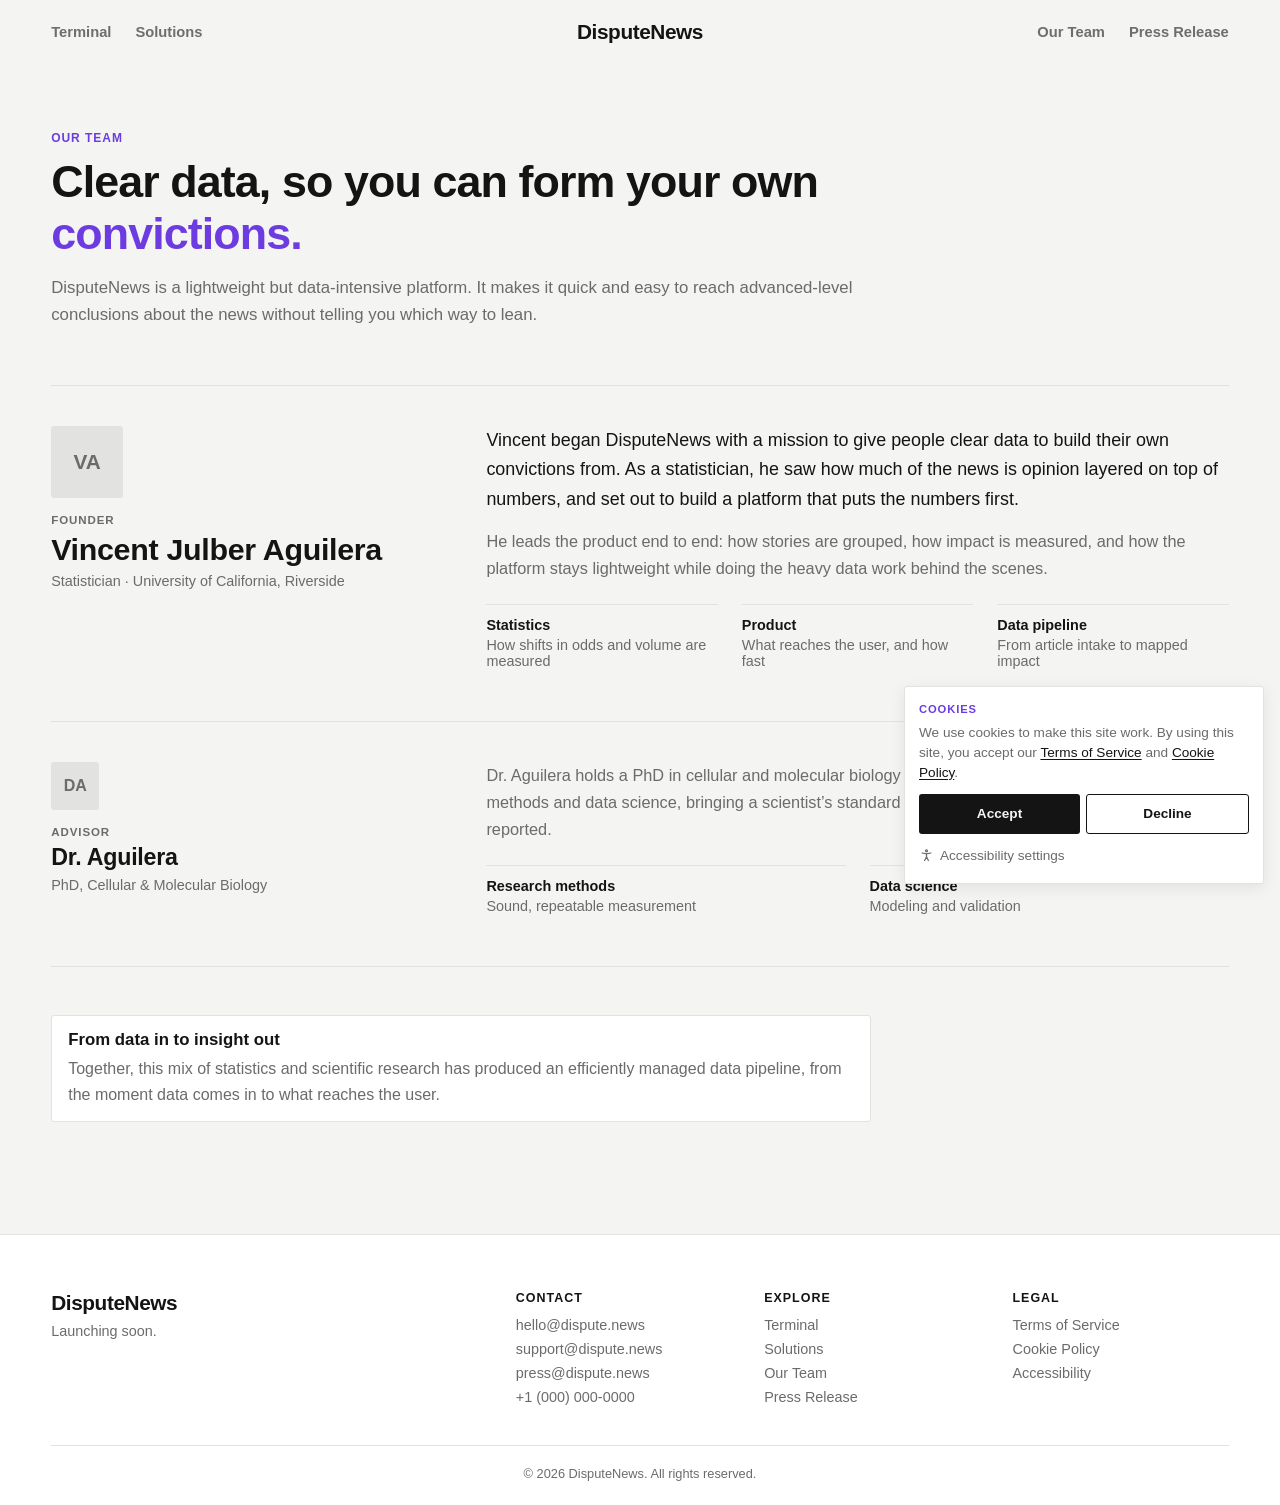
<file: team.html>
<!DOCTYPE html>
<html lang="en">
<head>
  <meta charset="UTF-8">
  <meta name="viewport" content="width=device-width, initial-scale=1.0">
  <title>Our Team — DisputeNews</title>
  <link rel="stylesheet" href="css/style.css">
  <script>try{var a=JSON.parse(localStorage.getItem("dn-a11y")||"{}");for(var k in a)if(a[k])document.documentElement.classList.add("a11y-"+k)}catch(e){}</script>
</head>
<body>
  <header class="site-header" id="site-header">
    <div class="header-inner">
      <nav class="header-nav header-nav-left" aria-label="Primary">
        <a href="terminal.html">Terminal</a>
        <a href="solutions.html">Solutions</a>
      </nav>
      <a href="./" class="brand">DisputeNews</a>
      <nav class="header-nav header-nav-right" aria-label="Secondary">
        <a href="team.html">Our Team</a>
        <a href="press.html">Press Release</a>
      </nav>
    </div>
  </header>

  <main class="team-page">
    <section class="team-intro">
      <span class="tag">Our Team</span>
      <h1>Clear data, so you can form your own <span class="sig">convictions.</span></h1>
      <p>DisputeNews is a lightweight but data-intensive platform. It makes it quick and easy to reach advanced-level conclusions about the news without telling you which way to lean.</p>
    </section>

    <section class="profile profile-founder" aria-labelledby="founder-name">
      <div class="profile-side">
        <span class="avatar avatar-lg" aria-hidden="true">VA</span>
        <span class="profile-label">Founder</span>
        <h2 class="profile-name" id="founder-name">Vincent Julber Aguilera</h2>
        <p class="profile-role">Statistician &middot; University of California, Riverside</p>
      </div>
      <div class="profile-body">
        <p>Vincent began DisputeNews with a mission to give people clear data to build their own convictions from. As a statistician, he saw how much of the news is opinion layered on top of numbers, and set out to build a platform that puts the numbers first.</p>
        <p>He leads the product end to end: how stories are grouped, how impact is measured, and how the platform stays lightweight while doing the heavy data work behind the scenes.</p>
        <ul class="profile-focus" aria-label="Focus areas">
          <li><strong>Statistics</strong><span>How shifts in odds and volume are measured</span></li>
          <li><strong>Product</strong><span>What reaches the user, and how fast</span></li>
          <li><strong>Data pipeline</strong><span>From article intake to mapped impact</span></li>
        </ul>
      </div>
    </section>

    <section class="profile profile-advisor" aria-labelledby="advisor-name">
      <div class="profile-side">
        <span class="avatar" aria-hidden="true">DA</span>
        <span class="profile-label">Advisor</span>
        <h2 class="profile-name" id="advisor-name">Dr. Aguilera</h2>
        <p class="profile-role">PhD, Cellular &amp; Molecular Biology</p>
      </div>
      <div class="profile-body">
        <p>Dr. Aguilera holds a PhD in cellular and molecular biology and advises the project on research methods and data science, bringing a scientist&rsquo;s standard for how data is collected, tested and reported.</p>
        <ul class="profile-focus" aria-label="Advises on">
          <li><strong>Research methods</strong><span>Sound, repeatable measurement</span></li>
          <li><strong>Data science</strong><span>Modeling and validation</span></li>
        </ul>
      </div>
    </section>

    <section class="team-outcome">
      <h2>From data in to insight out</h2>
      <p>Together, this mix of statistics and scientific research has produced an efficiently managed data pipeline, from the moment data comes in to what reaches the user.</p>
    </section>
  </main>

  <footer class="site-footer" id="contact">
    <div class="footer-inner">
      <div class="footer-col footer-brand">
        <span class="brand">DisputeNews</span>
        <p class="footer-tagline">Launching soon.</p>
      </div>

      <div class="footer-col">
        <h2 class="footer-heading">Contact</h2>
        <ul class="footer-list">
          <li><a href="mailto:hello@dispute.news">hello@dispute.news</a></li>
          <li><a href="mailto:support@dispute.news">support@dispute.news</a></li>
          <li><a href="mailto:press@dispute.news">press@dispute.news</a></li>
          <li><a href="tel:+10000000000">+1 (000) 000-0000</a></li>
        </ul>
      </div>

      <div class="footer-col">
        <h2 class="footer-heading">Explore</h2>
        <ul class="footer-list">
          <li><a href="terminal.html">Terminal</a></li>
          <li><a href="solutions.html">Solutions</a></li>
          <li><a href="team.html">Our Team</a></li>
          <li><a href="press.html">Press Release</a></li>
        </ul>
      </div>

      <div class="footer-col">
        <h2 class="footer-heading">Legal</h2>
        <ul class="footer-list">
          <li><a href="terms.html">Terms of Service</a></li>
          <li><a href="cookies.html">Cookie Policy</a></li>
          <li><button type="button" class="link-btn" data-a11y-open>Accessibility</button></li>
        </ul>
      </div>
    </div>
    <p class="footer-copy">&copy; <span id="year"></span> DisputeNews. All rights reserved.</p>
  </footer>

  <script src="js/main.js"></script>
</body>
</html>
</file>
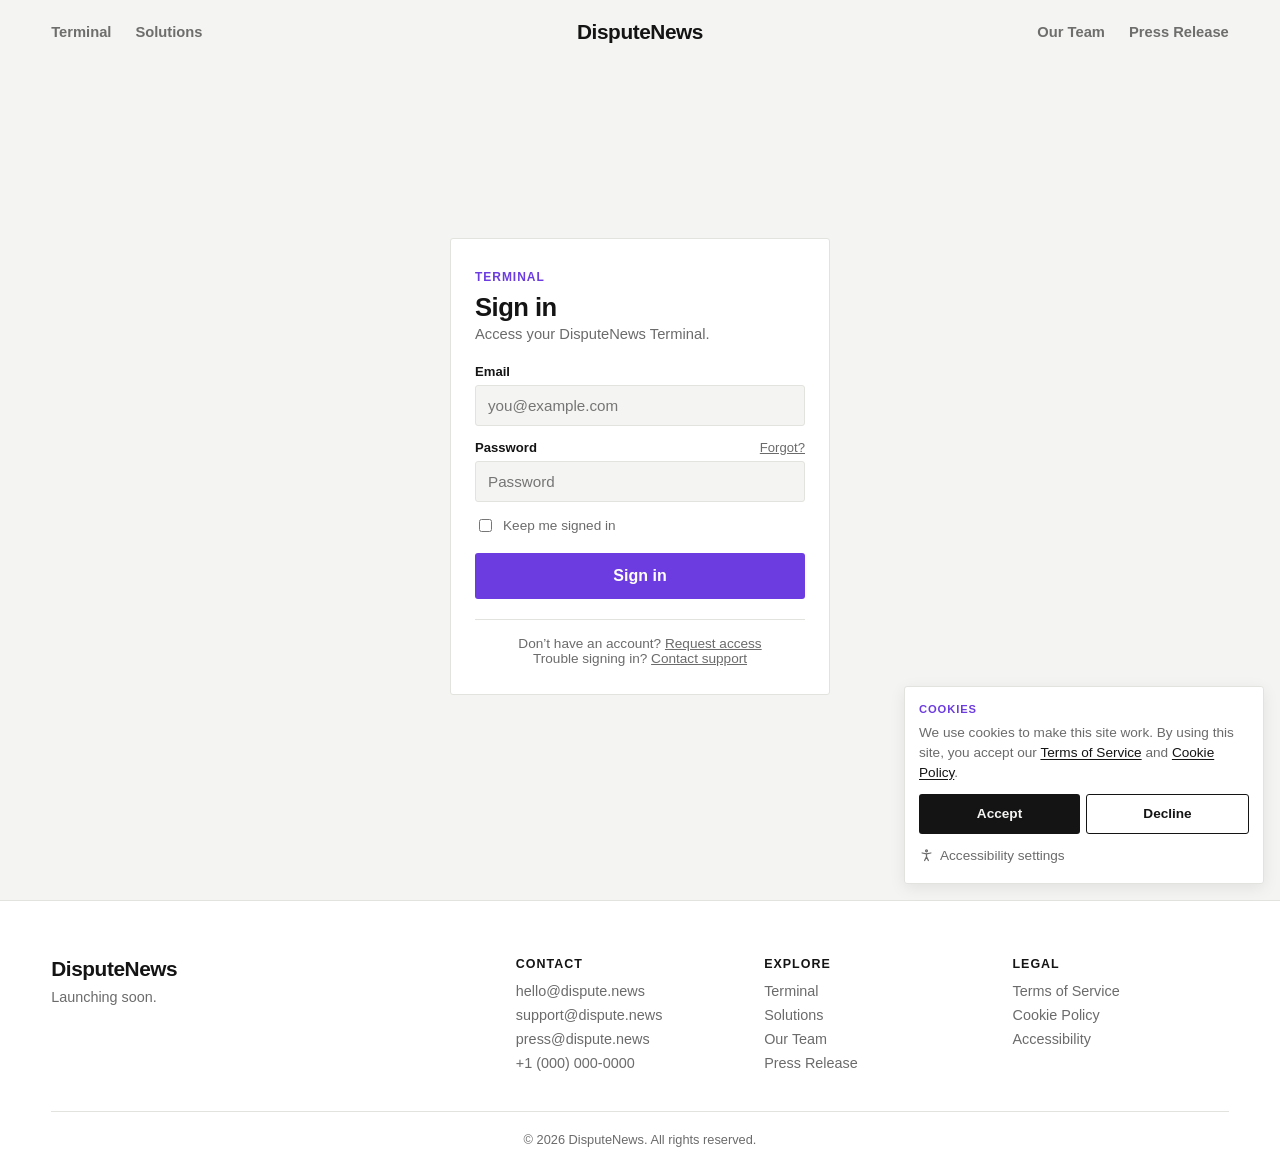
<file: terminal.html>
<!DOCTYPE html>
<html lang="en">
<head>
  <meta charset="UTF-8">
  <meta name="viewport" content="width=device-width, initial-scale=1.0">
  <title>Terminal — DisputeNews</title>
  <link rel="stylesheet" href="css/style.css">
  <script>try{var a=JSON.parse(localStorage.getItem("dn-a11y")||"{}");for(var k in a)if(a[k])document.documentElement.classList.add("a11y-"+k)}catch(e){}</script>
</head>
<body>
  <header class="site-header" id="site-header">
    <div class="header-inner">
      <nav class="header-nav header-nav-left" aria-label="Primary">
        <a href="terminal.html">Terminal</a>
        <a href="solutions.html">Solutions</a>
      </nav>
      <a href="./" class="brand">DisputeNews</a>
      <nav class="header-nav header-nav-right" aria-label="Secondary">
        <a href="team.html">Our Team</a>
        <a href="press.html">Press Release</a>
      </nav>
    </div>
  </header>

  <main class="auth-page">
    <div class="card auth-card">
      <span class="tag">Terminal</span>
      <h1>Sign in</h1>
      <p class="auth-sub">Access your DisputeNews Terminal.</p>

      <form class="auth-form" id="login-form" novalidate>
        <label class="field">
          <span>Email</span>
          <input type="email" name="email" autocomplete="email" placeholder="you@example.com" required>
        </label>
        <label class="field">
          <span class="field-row">Password <a href="#" class="field-link">Forgot?</a></span>
          <input type="password" name="password" autocomplete="current-password" placeholder="Password" required>
        </label>
        <label class="check">
          <input type="checkbox" name="remember">
          <span>Keep me signed in</span>
        </label>
        <button type="submit" class="btn-primary btn-block">Sign in</button>
        <p class="auth-msg" id="login-msg" role="status" hidden></p>
      </form>

      <p class="auth-foot">Don&rsquo;t have an account? <a href="mailto:hello@dispute.news?subject=Terminal%20access">Request access</a><br>Trouble signing in? <a href="mailto:support@dispute.news?subject=Terminal%20sign-in">Contact support</a></p>
    </div>
  </main>

  <footer class="site-footer" id="contact">
    <div class="footer-inner">
      <div class="footer-col footer-brand">
        <span class="brand">DisputeNews</span>
        <p class="footer-tagline">Launching soon.</p>
      </div>

      <div class="footer-col">
        <h2 class="footer-heading">Contact</h2>
        <ul class="footer-list">
          <li><a href="mailto:hello@dispute.news">hello@dispute.news</a></li>
          <li><a href="mailto:support@dispute.news">support@dispute.news</a></li>
          <li><a href="mailto:press@dispute.news">press@dispute.news</a></li>
          <li><a href="tel:+10000000000">+1 (000) 000-0000</a></li>
        </ul>
      </div>

      <div class="footer-col">
        <h2 class="footer-heading">Explore</h2>
        <ul class="footer-list">
          <li><a href="terminal.html">Terminal</a></li>
          <li><a href="solutions.html">Solutions</a></li>
          <li><a href="team.html">Our Team</a></li>
          <li><a href="press.html">Press Release</a></li>
        </ul>
      </div>

      <div class="footer-col">
        <h2 class="footer-heading">Legal</h2>
        <ul class="footer-list">
          <li><a href="terms.html">Terms of Service</a></li>
          <li><a href="cookies.html">Cookie Policy</a></li>
          <li><button type="button" class="link-btn" data-a11y-open>Accessibility</button></li>
        </ul>
      </div>
    </div>
    <p class="footer-copy">&copy; <span id="year"></span> DisputeNews. All rights reserved.</p>
  </footer>

  <script src="js/main.js"></script>
</body>
</html>
</file>
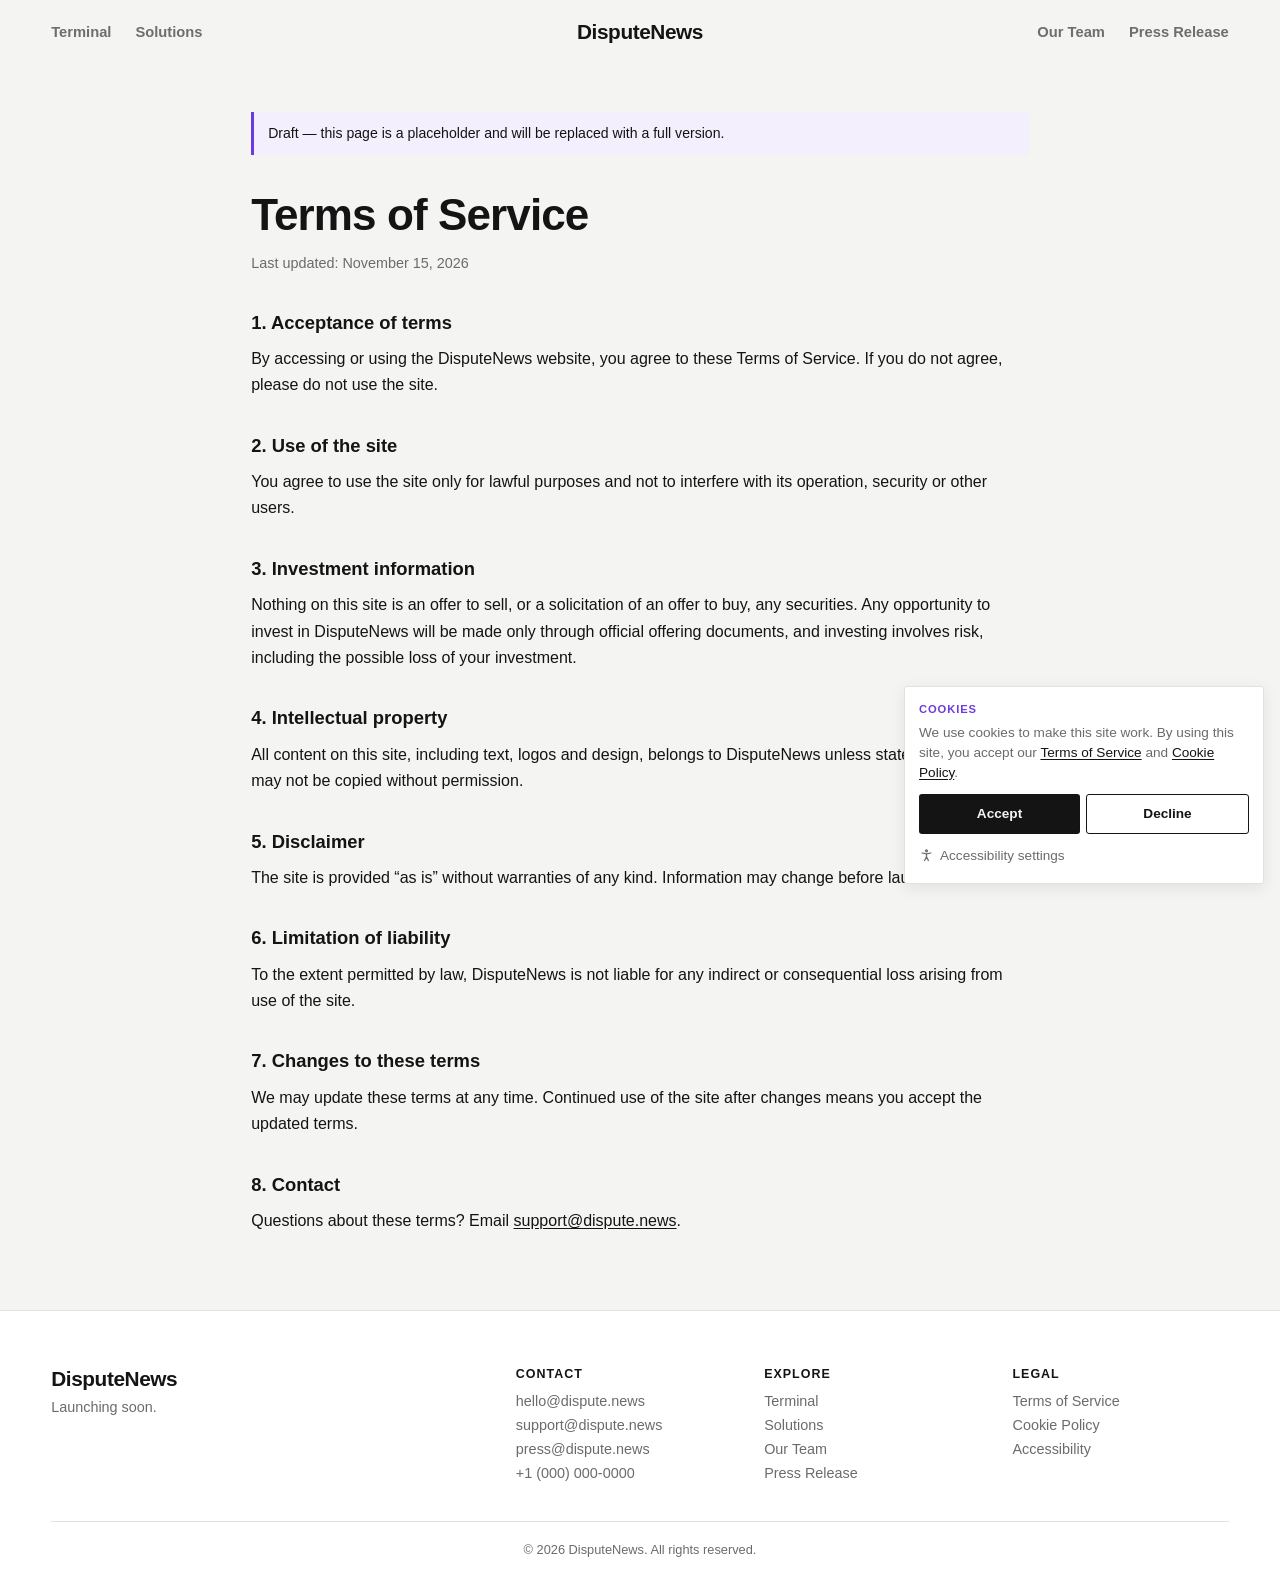
<file: terms.html>
<!DOCTYPE html>
<html lang="en">
<head>
  <meta charset="UTF-8">
  <meta name="viewport" content="width=device-width, initial-scale=1.0">
  <title>Terms of Service — DisputeNews</title>
  <link rel="stylesheet" href="css/style.css">
  <script>try{var a=JSON.parse(localStorage.getItem("dn-a11y")||"{}");for(var k in a)if(a[k])document.documentElement.classList.add("a11y-"+k)}catch(e){}</script>
</head>
<body>
  <header class="site-header" id="site-header">
    <div class="header-inner">
      <nav class="header-nav header-nav-left" aria-label="Primary">
        <a href="terminal.html">Terminal</a>
        <a href="solutions.html">Solutions</a>
      </nav>
      <a href="./" class="brand">DisputeNews</a>
      <nav class="header-nav header-nav-right" aria-label="Secondary">
        <a href="team.html">Our Team</a>
        <a href="press.html">Press Release</a>
      </nav>
    </div>
  </header>

  <main class="legal">
    <p class="draft-note">Draft &mdash; this page is a placeholder and will be replaced with a full version.</p>
    <h1>Terms of Service</h1>
    <p class="legal-updated">Last updated: November 15, 2026</p>

    <h2>1. Acceptance of terms</h2>
    <p>By accessing or using the DisputeNews website, you agree to these Terms of Service. If you do not agree, please do not use the site.</p>

    <h2>2. Use of the site</h2>
    <p>You agree to use the site only for lawful purposes and not to interfere with its operation, security or other users.</p>

    <h2>3. Investment information</h2>
    <p>Nothing on this site is an offer to sell, or a solicitation of an offer to buy, any securities. Any opportunity to invest in DisputeNews will be made only through official offering documents, and investing involves risk, including the possible loss of your investment.</p>

    <h2>4. Intellectual property</h2>
    <p>All content on this site, including text, logos and design, belongs to DisputeNews unless stated otherwise and may not be copied without permission.</p>

    <h2>5. Disclaimer</h2>
    <p>The site is provided &ldquo;as is&rdquo; without warranties of any kind. Information may change before launch.</p>

    <h2>6. Limitation of liability</h2>
    <p>To the extent permitted by law, DisputeNews is not liable for any indirect or consequential loss arising from use of the site.</p>

    <h2>7. Changes to these terms</h2>
    <p>We may update these terms at any time. Continued use of the site after changes means you accept the updated terms.</p>

    <h2>8. Contact</h2>
    <p>Questions about these terms? Email <a href="mailto:support@dispute.news">support@dispute.news</a>.</p>
  </main>

  <footer class="site-footer" id="contact">
    <div class="footer-inner">
      <div class="footer-col footer-brand">
        <span class="brand">DisputeNews</span>
        <p class="footer-tagline">Launching soon.</p>
      </div>

      <div class="footer-col">
        <h2 class="footer-heading">Contact</h2>
        <ul class="footer-list">
          <li><a href="mailto:hello@dispute.news">hello@dispute.news</a></li>
          <li><a href="mailto:support@dispute.news">support@dispute.news</a></li>
          <li><a href="mailto:press@dispute.news">press@dispute.news</a></li>
          <li><a href="tel:+10000000000">+1 (000) 000-0000</a></li>
        </ul>
      </div>

      <div class="footer-col">
        <h2 class="footer-heading">Explore</h2>
        <ul class="footer-list">
          <li><a href="terminal.html">Terminal</a></li>
          <li><a href="solutions.html">Solutions</a></li>
          <li><a href="team.html">Our Team</a></li>
          <li><a href="press.html">Press Release</a></li>
        </ul>
      </div>

      <div class="footer-col">
        <h2 class="footer-heading">Legal</h2>
        <ul class="footer-list">
          <li><a href="terms.html">Terms of Service</a></li>
          <li><a href="cookies.html">Cookie Policy</a></li>
          <li><button type="button" class="link-btn" data-a11y-open>Accessibility</button></li>
        </ul>
      </div>
    </div>
    <p class="footer-copy">&copy; <span id="year"></span> DisputeNews. All rights reserved.</p>
  </footer>

  <script src="js/main.js"></script>
</body>
</html>
</file>
<file: css/style.css>
*,
*::before,
*::after {
  box-sizing: border-box;
}

:root {
  /* Theme tokens shared with the disputeNews app */
  --bg: #f4f4f2; --surface: #ffffff; --text: #141414; --muted: #6b6b6b;
  --line: #e2e2de;
  --bull: #0e9f4f; --bear: #d92d20; --brand: #6c3ce0; --on-brand: #ffffff;
  --bar: #0a0a0a; --bar-fg: #ffffff; --bar-line: #222;
  --r: 3px;
  --header-h: 64px;
  --page-bg: var(--bg);
  /* Layout: content spans the screen with a responsive side margin */
  --gutter: clamp(16px, 4vw, 72px);
  --page-max: 1920px;   /* includes side padding; content lines up with the header on screens up to 1920px */
}

@media (prefers-color-scheme: dark) {
  :root:not([data-theme="light"]) {
    --bg: #0e0e0f; --surface: #18181a; --text: #f1f1f1; --muted: #9a9a9a;
    --line: #2a2a2d;
    --bull: #2ed47a; --bear: #ff4d4d; --brand: #a48bff; --on-brand: #0e0e0f;
    --bar: #000000; --bar-line: #1f1f22;
  }
}

:root[data-theme="dark"] {
  --bg: #0e0e0f; --surface: #18181a; --text: #f1f1f1; --muted: #9a9a9a;
  --line: #2a2a2d;
  --bull: #2ed47a; --bear: #ff4d4d; --brand: #a48bff; --on-brand: #0e0e0f;
  --bar: #000000; --bar-line: #1f1f22;
}

html {
  scroll-behavior: smooth;
}

body {
  margin: 0;
  font-family: -apple-system, BlinkMacSystemFont, "Segoe UI", Roboto, sans-serif;
  background: var(--bg);
  color: var(--text);
  -webkit-tap-highlight-color: transparent;
  transition: background 0.25s, color 0.25s;
}

a {
  color: inherit;
}

/* ---------- Header ---------- */
.site-header {
  position: fixed;
  inset: 0 0 auto 0;
  height: var(--header-h);
  z-index: 10;
  background: transparent;
  color: var(--text);
  border-bottom: 1px solid transparent;
  transition: background-color 0.25s ease, color 0.25s ease, border-color 0.25s ease;
}

/* Homepage: light header text while it floats over the dark hero video */
body.home .site-header:not(.scrolled) {
  color: #f1f1f1;
}

.site-header.scrolled {
  background: var(--bar);
  color: var(--bar-fg);
  border-bottom-color: var(--bar-line);
}

.header-inner {
  height: 100%;
  max-width: var(--page-max);
  margin: 0 auto;
  padding: 0 var(--gutter);
  display: grid;
  grid-template-columns: 1fr auto 1fr;
  align-items: center;
}

.brand {
  font-size: 1.3rem;
  font-weight: 700;
  letter-spacing: -0.02em;
  text-decoration: none;
}


.header-nav {
  display: flex;
  gap: 24px;
}

.header-nav-left {
  justify-self: start;
}

.header-nav-right {
  justify-self: end;
}

.header-nav a {
  font-size: 0.92rem;
  font-weight: 600;
  text-decoration: none;
  color: inherit;
  opacity: 0.6;
  transition: opacity 0.2s ease;
}

.header-nav a:hover {
  opacity: 1;
}

/* ---------- Hero ---------- */
.hero {
  /* The hero is always dark so it matches the dark background video */
  --bg: #0e0e0f; --surface: #18181a; --text: #f1f1f1; --muted: #9a9a9a;
  --line: #2a2a2d; --brand: #a48bff; --on-brand: #0e0e0f;
  background: var(--bg);
  color: var(--text);
  position: relative;
  isolation: isolate;
  overflow: hidden;
  min-height: 100vh;
  padding: calc(var(--header-h) + 24px) var(--gutter) 48px;
  display: flex;
  flex-direction: column;
  align-items: center;
  justify-content: center;
  text-align: center;
  gap: 24px;
}

/* Hero background video: scrolling story cards, dimmed so the headline stays readable */
.hero-media {
  position: absolute;
  inset: 0;
  z-index: -1;
  background: var(--bg) url("../assets/video/hero-poster.jpg") center / cover no-repeat;
}

.hero-video {
  width: 100%;
  height: 100%;
  object-fit: cover;
  transition: opacity 0.5s ease;
}

.hero-video.fading {
  opacity: 0;
}

.hero-media::after {
  content: "";
  position: absolute;
  inset: 0;
  background:
    radial-gradient(ellipse 55% 50% at 50% 52%,
      color-mix(in srgb, var(--bg) 92%, transparent) 0%,
      color-mix(in srgb, var(--bg) 80%, transparent) 60%,
      color-mix(in srgb, var(--bg) 58%, transparent) 100%),
    linear-gradient(to bottom, transparent 72%, var(--page-bg) 100%);
}

@media (prefers-reduced-motion: reduce) {
  .hero-video { display: none; }
}

.eyebrow {
  margin: 0;
  font-size: 0.75rem;
  font-weight: 800;
  text-transform: uppercase;
  letter-spacing: 0.08em;
  color: var(--brand);
}

.hero h1 {
  margin: 0;
  max-width: 16ch;
  font-size: clamp(2.25rem, 6.5vw, 4.5rem);
  line-height: 1.05;
  letter-spacing: -0.02em;
}

.hero-sub {
  margin: 0;
  max-width: 34rem;
  font-size: clamp(1rem, 1.6vw, 1.15rem);
  line-height: 1.5;
  color: var(--muted);
}

.invest {
  display: flex;
  flex-direction: column;
  align-items: center;
  gap: 10px;
  margin-top: 8px;
}

.invest-note {
  margin: 0;
  font-size: 0.85rem;
  color: var(--muted);
}

.btn-primary {
  display: inline-block;
  padding: 14px 36px;
  border-radius: var(--r);
  background: var(--brand);
  color: var(--on-brand);
  font-weight: 600;
  text-decoration: none;
  transition: transform 0.15s ease, opacity 0.15s ease;
}

.btn-primary:hover {
  opacity: 0.85;
}

.btn-primary:active {
  transform: scale(0.97);
}

/* ---------- Feature sections ---------- */
.features {
  max-width: var(--page-max);
  margin: 0 auto;
  padding: 24px var(--gutter) 112px;
  display: grid;
  gap: clamp(88px, 10vw, 136px);
}

.feature {
  display: grid;
  grid-template-columns: 1fr 1fr;
  gap: clamp(32px, 6vw, 120px);
  align-items: center;
  scroll-margin-top: calc(var(--header-h) + 24px);
}

.feature-flip .feature-copy {
  order: 2;
}

.tag {
  display: inline-block;
  font-size: 0.75rem;
  font-weight: 800;
  letter-spacing: 0.08em;
  text-transform: uppercase;
  color: var(--brand);
}

/* Signature purple: one word in each page headline, the page/section label,
   and the main call to action. Labels inside cards stay neutral. */
.sig { color: var(--brand); }
.tag-quiet { color: var(--muted); }

.feature h2 {
  margin: 10px 0 14px;
  font-size: clamp(1.6rem, 3.5vw, 2.2rem);
  line-height: 1.2;
  letter-spacing: -0.02em;
}

.feature-copy p {
  margin: 0;
  font-size: 1.02rem;
  line-height: 1.6;
  color: var(--muted);
}

.card {
  background: var(--surface);
  border: 1px solid var(--line);
  border-radius: var(--r);
}

.feature-visual {
  padding: 24px;
  display: grid;
  gap: 20px;
}

.visual-head {
  display: flex;
  align-items: center;
  justify-content: space-between;
}

.live-badge {
  display: inline-flex;
  align-items: center;
  gap: 6px;
  font-size: 0.78rem;
  font-weight: 700;
  letter-spacing: 0.06em;
  color: var(--text);
}

.live-badge::before {
  content: "";
  width: 8px;
  height: 8px;
  background: var(--bull);
  animation: pulse 1.4s ease-in-out infinite;
}

@keyframes pulse {
  50% { opacity: 0.25; }
}

.sample {
  font-size: 0.68rem;
  color: var(--muted);
  border: 1px solid var(--line);
  padding: 1px 5px;
  border-radius: 2px;
}

.topic {
  font-size: 0.85rem;
  font-weight: 700;
}

.topic-line { margin: 16px 0 4px; }

.up { color: var(--bull); }
.down { color: var(--bear); }
.hl { color: var(--brand); }

.chips {
  display: flex;
  flex-wrap: wrap;
  gap: 6px;
}

.chip-s,
.stance {
  display: inline-flex;
  align-items: center;
  gap: 4px;
  font-size: 0.74rem;
  font-weight: 700;
  padding: 3px 7px;
  border-radius: 2px;
  font-variant-numeric: tabular-nums;
}

.chip-s.up, .stance.up { background: color-mix(in srgb, var(--bull) 14%, transparent); }
.chip-s.down, .stance.down { background: color-mix(in srgb, var(--bear) 14%, transparent); }
.chip-s.hl, .stance.hl { background: color-mix(in srgb, var(--brand) 14%, transparent); }

.signal {
  padding-top: 18px;
  border-top: 1px solid var(--line);
}

.signal-top {
  display: flex;
  justify-content: space-between;
  align-items: baseline;
  gap: 10px;
}

.signal-label,
.impacted-label {
  font-size: 0.68rem;
  font-weight: 800;
  letter-spacing: 0.06em;
  text-transform: uppercase;
  color: var(--muted);
}

.signal-move {
  font-weight: 800;
  font-variant-numeric: tabular-nums;
}

.signal-name {
  margin: 4px 0 14px;
  font-size: 0.92rem;
  font-weight: 600;
}

/* Prediction market: probability now, with a tick where it was before the story */
.dist {
  position: relative;
  height: 8px;
  background: var(--line);
}

.dist-fill {
  position: absolute;
  inset: 0 auto 0 0;
  width: var(--to);
  background: var(--text);
}

.dist-prev {
  position: absolute;
  top: -3px;
  bottom: -3px;
  left: var(--from);
  width: 2px;
  background: var(--muted);
}

.dist-legend {
  display: flex;
  gap: 16px;
  margin-top: 10px;
  font-size: 0.72rem;
  color: var(--muted);
}

.key {
  display: inline-block;
  margin-right: 6px;
  vertical-align: middle;
}

.key-prev {
  width: 2px;
  height: 10px;
  background: var(--muted);
}

.key-now {
  width: 10px;
  height: 6px;
  background: var(--text);
}

.stance {
  background: color-mix(in srgb, var(--text) 7%, transparent);
}

/* Options volume: recent days, with today's jump highlighted */
.vol {
  display: flex;
  align-items: flex-end;
  gap: 4px;
  height: 44px;
}

.vol span {
  flex: 1;
  background: var(--line);
}

.vol .vol-jump {
  background: var(--bull);
}

.impacted {
  display: grid;
  gap: 10px;
  padding-top: 18px;
  border-top: 1px solid var(--line);
}

.chip-s:not(.up):not(.down):not(.hl):not(.pos):not(.neg) {
  background: color-mix(in srgb, var(--text) 7%, transparent);
}

/* Direction of change: green = stat went up, red = stat went down.
   --s (0 to 1) sets strength by size of the move, so small moves stay soft. */
.pos { --dir: var(--bull); }
.neg { --dir: var(--bear); }
.move.pos, .move.neg { color: color-mix(in srgb, var(--dir) calc(50% + var(--s, .5) * 50%), var(--muted)); }
.chip-s.pos, .chip-s.neg {
  color: color-mix(in srgb, var(--dir) calc(55% + var(--s, .5) * 45%), var(--muted));
  background: color-mix(in srgb, var(--dir) calc(5% + var(--s, .5) * 13%), transparent);
}
.bar-fill.pos, .bar-fill.neg { background: color-mix(in srgb, var(--dir) calc(35% + var(--s, .5) * 65%), var(--line)); }

.foot-sig { color: var(--text); font-weight: 700; }

/* Speed: article-to-user pipeline */
.pipeline {
  list-style: none;
  margin: 0;
  padding: 0;
  position: relative;
}

.pipeline::before {
  content: "";
  position: absolute;
  top: 12px;
  bottom: 12px;
  left: 44px;
  width: 1px;
  background: var(--line);
}

.pipeline li {
  position: relative;
  display: grid;
  grid-template-columns: 36px 1fr;
  gap: 20px;
  align-items: center;
  padding: 12px 0;
  font-size: 0.92rem;
}

.pipeline li::after {
  content: "";
  position: absolute;
  left: 41px;
  top: 50%;
  width: 7px;
  height: 7px;
  margin-top: -3.5px;
  background: var(--surface);
  border: 1px solid var(--muted);
}

.step-time {
  font-size: 0.75rem;
  font-weight: 700;
  font-variant-numeric: tabular-nums;
  color: var(--muted);
  text-align: right;
}

/* Finished steps: green dot, green line up to the live step */
.step-done::after {
  background: var(--text) !important;
  border-color: var(--text) !important;
}
.step-done .step-time { color: var(--text); }
.step-now::after {
  background: var(--bull) !important;
  border-color: var(--bull) !important;
}
.step-now .step-time { color: var(--bull); }
.stance.stance-dispute {
  color: color-mix(in srgb, var(--bear) 85%, var(--text));
  background: color-mix(in srgb, var(--bear) 14%, transparent);
}
.pipeline-foot {
  margin-top: 6px;
  padding-top: 12px;
  border-top: 1px solid var(--line);
}

.source-rows {
  list-style: none;
  margin: 0;
  padding: 0;
}

.source-rows li {
  display: flex;
  justify-content: space-between;
  align-items: center;
  padding: 14px 0;
  border-bottom: 1px solid var(--line);
  font-size: 0.92rem;
}

.source-rows li:first-child {
  border-top: 1px solid var(--line);
}

.visual-foot {
  margin: 0;
  font-size: 0.78rem;
  color: var(--muted);
}

@media (prefers-reduced-motion: reduce) {
  .live-badge::before { animation: none; }
}

/* ---------- Footer ---------- */
.site-footer {
  padding: 56px var(--gutter) 24px;
  color: var(--muted);
  font-size: 0.9rem;
  background: var(--surface);
  border-top: 1px solid var(--line);
}

.footer-inner {
  max-width: var(--page-max);
  margin: 0 auto;
  display: grid;
  grid-template-columns: 2fr 1fr 1fr 1fr;
  gap: 32px;
}

.footer-brand .brand {
  color: var(--text);
}

.footer-tagline {
  margin: 8px 0 0;
}

.footer-heading {
  margin: 0 0 12px;
  font-size: 0.78rem;
  font-weight: 800;
  text-transform: uppercase;
  letter-spacing: 0.08em;
  color: var(--text);
}

.footer-list {
  list-style: none;
  margin: 0;
  padding: 0;
  display: grid;
  gap: 8px;
}

.footer-list a {
  text-decoration: none;
  transition: color 0.2s ease;
}

.footer-list a:hover, .footer-list .link-btn:hover {
  color: var(--text);
}

.footer-copy {
  max-width: var(--page-max);
  margin: 40px auto 0;
  padding-top: 20px;
  border-top: 1px solid var(--line);
  font-size: 0.8rem;
  text-align: center;
}

/* ---------- Legal pages ---------- */
.legal {
  max-width: 880px;
  margin: 0 auto;
  padding: calc(var(--header-h) + 48px) var(--gutter) 64px;
  line-height: 1.65;
}

.legal h1 {
  margin: 0;
  font-size: clamp(2rem, 6vw, 2.75rem);
  letter-spacing: -0.02em;
}

.legal h2 {
  margin: 32px 0 8px;
  font-size: 1.15rem;
}

.legal p {
  margin: 0 0 12px;
}

.legal a {
  color: var(--text);
  text-decoration: underline;
  text-underline-offset: 2px;
}

.legal-updated {
  color: var(--muted);
  font-size: 0.9rem;
}

.draft-note {
  margin-bottom: 24px !important;
  padding: 10px 14px;
  border-left: 3px solid var(--brand);
  border-radius: 0 var(--r) var(--r) 0;
  background: color-mix(in srgb, var(--brand) 8%, var(--surface));
  font-size: 0.88rem;
}

/* ---------- Team page ---------- */
.team-page {
  max-width: var(--page-max);
  margin: 0 auto;
  padding: calc(var(--header-h) + 64px) var(--gutter) 112px;
}

.team-intro {
  max-width: 820px;
}

.team-intro h1 {
  margin: 10px 0 16px;
  font-size: clamp(2rem, 5vw, 2.8rem);
  line-height: 1.15;
  letter-spacing: -0.02em;
}

.team-intro p,
.team-outcome p {
  margin: 0;
  line-height: 1.6;
  color: var(--muted);
}

.team-intro p {
  font-size: 1.05rem;
}

/* Team profiles: full-width rows, founder first and largest */
.profile {
  display: grid;
  grid-template-columns: minmax(220px, 1fr) 2fr;
  gap: clamp(24px, 5vw, 72px);
  padding: 40px 0;
  border-top: 1px solid var(--line);
}

.profile-founder {
  margin-top: 56px;
}

.profile-advisor {
  margin-bottom: 48px;
  border-bottom: 1px solid var(--line);
}

.profile-side {
  display: flex;
  flex-direction: column;
  align-items: flex-start;
  gap: 6px;
}

.avatar {
  width: 48px;
  height: 48px;
  flex: none;
  display: grid;
  place-items: center;
  margin-bottom: 10px;
  border-radius: var(--r);
  background: color-mix(in srgb, var(--text) 8%, transparent);
  font-weight: 700;
  color: var(--muted);
}

.avatar-lg {
  width: 72px;
  height: 72px;
  font-size: 1.3rem;
}

.profile-label {
  font-size: 0.72rem;
  font-weight: 800;
  letter-spacing: 0.08em;
  text-transform: uppercase;
  color: var(--muted);
}

.profile-name {
  margin: 0;
  font-size: clamp(1.4rem, 2.6vw, 1.9rem);
  letter-spacing: -0.01em;
  line-height: 1.15;
}

.profile-advisor .profile-name {
  font-size: clamp(1.2rem, 2vw, 1.45rem);
}

.profile-role {
  margin: 0;
  font-size: 0.9rem;
  color: var(--muted);
}

.profile-body {
  max-width: 760px;
}

.profile-body > p {
  margin: 0 0 14px;
  font-size: 1.02rem;
  line-height: 1.65;
  color: var(--muted);
}

.profile-founder .profile-body > p:first-child {
  color: var(--text);
  font-size: 1.12rem;
}

.profile-focus {
  list-style: none;
  display: grid;
  grid-template-columns: repeat(auto-fit, minmax(180px, 1fr));
  gap: 0 24px;
  margin: 22px 0 0;
  padding: 0;
}

.profile-focus li {
  display: grid;
  gap: 4px;
  padding: 12px 0;
  border-top: 1px solid var(--line);
  font-size: 0.9rem;
}

.profile-focus span {
  color: var(--muted);
}

.team-outcome {
  max-width: 820px;
  padding: 14px 16px;
  border: 1px solid var(--line);
  border-radius: var(--r);
  background: var(--surface);
}

.team-outcome h2 {
  margin: 0 0 6px;
  font-size: 1.05rem;
}

/* ---------- Solutions page ---------- */
.solutions-page {
  max-width: var(--page-max);
  margin: 0 auto;
  padding: calc(var(--header-h) + 64px) var(--gutter) 112px;
}

/* Four cards: 2 x 2 on most screens, one row of 4 on very wide ones (never 3 + 1) */
.solution-grid {
  display: grid;
  grid-template-columns: repeat(2, 1fr);
  gap: 16px;
  margin: 48px 0;
}

@media (min-width: 1700px) {
  .solution-grid { grid-template-columns: repeat(4, 1fr); }
}

.solution {
  padding: 22px;
}

.solution h2 {
  margin: 8px 0 8px;
  font-size: 1.25rem;
  letter-spacing: -0.01em;
}

.solution > p {
  margin: 0 0 14px;
  line-height: 1.55;
  color: var(--muted);
}

.solution-list {
  list-style: none;
  margin: 0;
  padding: 0;
}

.solution-list li {
  padding: 10px 0;
  border-top: 1px solid var(--line);
  font-size: 0.92rem;
  line-height: 1.5;
  color: var(--muted);
}

.solution-list strong {
  color: var(--text);
}

.team-outcome a {
  color: var(--text);
}

/* ---------- Terminal login ---------- */
.auth-page {
  min-height: 100vh;
  display: grid;
  place-items: center;
  padding: calc(var(--header-h) + 32px) var(--gutter) 64px;
}

.auth-card {
  width: 100%;
  max-width: 380px;
  padding: 28px 24px;
}

.auth-card h1 {
  margin: 8px 0 4px;
  font-size: 1.6rem;
  letter-spacing: -0.02em;
}

.auth-sub {
  margin: 0 0 22px;
  color: var(--muted);
  font-size: 0.92rem;
}

.auth-form {
  display: grid;
  gap: 14px;
}

.field {
  display: grid;
  gap: 6px;
  font-size: 0.82rem;
  font-weight: 600;
}

.field-row {
  display: flex;
  justify-content: space-between;
}

.field-link,
.auth-foot a {
  color: var(--muted);
  font-weight: 500;
}

.field input {
  width: 100%;
  padding: 11px 12px;
  border: 1px solid var(--line);
  border-radius: var(--r);
  background: var(--bg);
  color: var(--text);
  font: inherit;
  font-size: 0.95rem;
  font-weight: 400;
}

.field input:focus {
  outline: 2px solid var(--brand);
  outline-offset: -1px;
  border-color: transparent;
}

.check {
  display: flex;
  align-items: center;
  gap: 8px;
  font-size: 0.85rem;
  color: var(--muted);
}

.check input {
  accent-color: var(--text);
}

.btn-block {
  width: 100%;
  margin-top: 4px;
  border: 0;
  font: inherit;
  font-weight: 600;
  cursor: pointer;
  text-align: center;
}

.auth-msg {
  margin: 0;
  padding: 10px 12px;
  border-left: 3px solid var(--brand);
  border-radius: 0 var(--r) var(--r) 0;
  background: color-mix(in srgb, var(--brand) 8%, var(--surface));
  font-size: 0.85rem;
}

.auth-foot {
  margin: 20px 0 0;
  padding-top: 16px;
  border-top: 1px solid var(--line);
  font-size: 0.85rem;
  color: var(--muted);
  text-align: center;
}

/* ---------- Press pages ---------- */
.press-page {
  max-width: var(--page-max);
  margin: 0 auto;
  padding: calc(var(--header-h) + 64px) var(--gutter) 112px;
}

/* Vertical press release list (investor-relations style), 5 per page */
.release-section {
  margin: 48px 0;
  scroll-margin-top: calc(var(--header-h) + 16px);
}

.release-head {
  display: flex;
  align-items: baseline;
  justify-content: space-between;
  gap: 16px;
  padding-bottom: 12px;
  border-bottom: 2px solid var(--text);
}

.release-head-title {
  margin: 0;
  font-size: 0.78rem;
  font-weight: 800;
  letter-spacing: 0.08em;
  text-transform: uppercase;
}

.release-count {
  font-size: 0.82rem;
  color: var(--muted);
  font-variant-numeric: tabular-nums;
}

.release-list {
  list-style: none;
  margin: 0;
  padding: 0;
}

.release-row {
  display: grid;
  grid-template-columns: 160px 1fr auto;
  gap: clamp(16px, 3vw, 48px);
  align-items: start;
  padding: 26px 0;
  border-bottom: 1px solid var(--line);
}

.release-row[hidden] {
  display: none;
}

.release-date {
  padding-top: 2px;
  font-size: 0.9rem;
  font-weight: 600;
  color: var(--muted);
  font-variant-numeric: tabular-nums;
}

.release-body h3 {
  margin: 6px 0 8px;
  font-size: clamp(1.1rem, 1.6vw, 1.4rem);
  line-height: 1.3;
  letter-spacing: -0.01em;
}

.release-body h3 a {
  text-decoration: none;
}

.release-body h3 a:hover {
  text-decoration: underline;
  text-underline-offset: 3px;
}

.release-body p {
  margin: 0;
  max-width: 820px;
  line-height: 1.55;
  color: var(--muted);
}

.release-kind {
  font-size: 0.68rem;
  font-weight: 800;
  letter-spacing: 0.06em;
  text-transform: uppercase;
  color: var(--muted);
}

.release-link {
  padding-top: 2px;
  font-size: 0.9rem;
  font-weight: 600;
  color: var(--text);
  white-space: nowrap;
}

/* Pager */
.pager {
  display: flex;
  align-items: center;
  justify-content: center;
  flex-wrap: wrap;
  gap: 6px;
  margin-top: 28px;
}

.pager[hidden] {
  display: none;
}

.pager button {
  min-width: 38px;
  height: 38px;
  padding: 0 12px;
  border: 1px solid var(--line);
  border-radius: var(--r);
  background: var(--surface);
  color: var(--text);
  font: inherit;
  font-size: 0.9rem;
  font-weight: 600;
  font-variant-numeric: tabular-nums;
  cursor: pointer;
}

.pager button[aria-current="page"] {
  background: var(--text);
  color: var(--bg);
  border-color: var(--text);
}

.pager button:disabled {
  opacity: 0.35;
  cursor: default;
}

.press-page .team-intro a {
  color: var(--text);
}

.back-link {
  display: inline-block;
  margin-bottom: 20px;
  font-size: 0.88rem;
  color: var(--muted) !important;
  text-decoration: none;
}

.release h1 {
  margin: 10px 0 12px;
  line-height: 1.15;
}

.release-sub {
  font-size: 1.15rem;
  color: var(--muted);
  line-height: 1.5;
}

.release-points {
  margin: 0 0 12px;
  padding-left: 20px;
}

.release-points li {
  margin-bottom: 10px;
}

.release-quote {
  margin: 28px 0;
  padding: 14px 18px;
  border-left: 3px solid var(--line);
  border-radius: 0 var(--r) var(--r) 0;
  background: var(--surface);
}

.release-quote p {
  margin: 0 0 8px;
  font-size: 1.08rem;
}

.release-quote footer {
  font-size: 0.88rem;
  color: var(--muted);
}

.release-disclaimer {
  margin-top: 32px !important;
  font-size: 0.82rem;
  color: var(--muted);
}

.release-end {
  text-align: center;
  color: var(--muted);
}

/* ---------- Cookie notice ---------- */
.cookie-notice {
  position: fixed;
  right: 16px;
  bottom: 16px;
  z-index: 20;
  width: min(360px, calc(100vw - 32px));
  padding: 14px;
  background: var(--surface);
  color: var(--text);
  border: 1px solid var(--line);
  border-radius: var(--r);
  box-shadow: 0 4px 16px rgba(0, 0, 0, 0.08);
  font-size: 0.85rem;
  line-height: 1.45;
  animation: notice-in 0.3s cubic-bezier(0.2, 0.8, 0.2, 1);
}

.cookie-notice .tag {
  display: block;
  margin-bottom: 6px;
  font-size: 0.7rem;
  font-weight: 800;
  letter-spacing: 0.08em;
  text-transform: uppercase;
  color: var(--brand);
}

.cookie-notice p {
  margin: 0 0 12px;
  color: var(--muted);
}

.cookie-notice a {
  color: var(--text);
  text-decoration: underline;
  text-underline-offset: 2px;
}

.cookie-actions {
  display: flex;
  gap: 6px;
}

.cookie-notice button {
  border: 0;
  border-radius: var(--r);
  font: inherit;
  font-weight: 600;
  cursor: pointer;
}

.cookie-accept {
  flex: 1;
  padding: 10px 14px;
  background: var(--text);
  color: var(--bg);
}

.cookie-decline {
  flex: 1;
  padding: 9px 14px;
  background: transparent;
  color: var(--text);
  border: 1px solid var(--text) !important;
}

.cookie-decline:hover {
  background: color-mix(in srgb, var(--text) 6%, transparent);
}

.cookie-a11y {
  display: inline-flex;
  align-items: center;
  gap: 6px;
  margin-top: 10px;
  padding: 2px 0;
  background: none;
  color: var(--muted);
  font-size: 0.8rem;
  font-weight: 500 !important;
}

.cookie-a11y:hover {
  color: var(--text);
}

.cookie-accept:active {
  transform: scale(0.99);
}

@keyframes notice-in {
  from { opacity: 0; transform: translateY(10px); }
}

@media (prefers-reduced-motion: reduce) {
  .cookie-notice, .a11y-panel { animation: none; }
}

/* ---------- Accessibility settings ---------- */
.a11y-panel {
  position: fixed;
  right: 16px;
  bottom: 16px;
  z-index: 21;
  width: min(360px, calc(100vw - 32px));
  padding: 14px;
  background: var(--surface);
  color: var(--text);
  border: 1px solid var(--line);
  border-radius: var(--r);
  box-shadow: 0 4px 16px rgba(0, 0, 0, 0.08);
  font-size: 0.85rem;
  animation: notice-in 0.3s cubic-bezier(0.2, 0.8, 0.2, 1);
}

.a11y-panel .tag {
  font-size: 0.7rem;
}

.a11y-list {
  list-style: none;
  margin: 8px 0 12px;
  padding: 0;
}

.a11y-row {
  position: relative;
  display: flex;
  align-items: center;
  justify-content: space-between;
  gap: 12px;
  padding: 10px 0;
  border-bottom: 1px solid var(--line);
  cursor: pointer;
}

.a11y-row small {
  display: block;
  margin-top: 2px;
  color: var(--muted);
  font-size: 0.78rem;
}

.a11y-row input {
  position: absolute;
  opacity: 0;
  width: 1px;
  height: 1px;
}

.a11y-switch {
  flex: none;
  position: relative;
  width: 34px;
  height: 20px;
  border-radius: var(--r);
  background: var(--line);
  transition: background 0.15s;
}

.a11y-switch::after {
  content: "";
  position: absolute;
  top: 3px;
  left: 3px;
  width: 14px;
  height: 14px;
  border-radius: 2px;
  background: var(--muted);
  transition: transform 0.15s, background 0.15s;
}

.a11y-row input:checked + .a11y-switch { background: var(--brand); }
.a11y-row input:checked + .a11y-switch::after { transform: translateX(14px); background: var(--surface); }
.a11y-row input:focus-visible + .a11y-switch { outline: 2px solid var(--brand); outline-offset: 2px; }

.a11y-actions {
  display: flex;
  justify-content: space-between;
  gap: 6px;
}

.a11y-actions button {
  padding: 9px 16px;
  border-radius: var(--r);
  font: inherit;
  font-weight: 600;
  cursor: pointer;
}

.a11y-reset {
  background: transparent;
  color: var(--muted);
  border: 1px solid var(--line);
}

.a11y-done {
  background: var(--text);
  color: var(--bg);
  border: 0;
}

.link-btn {
  padding: 0;
  border: 0;
  background: none;
  font: inherit;
  color: inherit;
  cursor: pointer;
}

html:not(.js) [data-a11y-open] { display: none; }

/* Settings applied site-wide */
html.a11y-text { font-size: 118.75%; }
html.a11y-contrast {
  --muted: var(--text);
  --line: color-mix(in srgb, var(--text) 45%, transparent);
}
html.a11y-contrast .hero { --muted: #f1f1f1; }
html.a11y-motion *, html.a11y-motion *::before, html.a11y-motion *::after {
  animation: none !important;
  transition: none !important;
  scroll-behavior: auto !important;
}
html.a11y-motion .hero-video { display: none; }
html.a11y-links a { text-decoration: underline !important; text-underline-offset: 2px; }

/* ---------- Menu button + drawer (narrow screens) ---------- */
.menu-btn {
  display: none;
  width: 44px;
  height: 44px;
  margin-right: -10px;
  place-items: center;
  border: 0;
  border-radius: var(--r);
  background: none;
  color: inherit;
  cursor: pointer;
}

.menu-btn:active {
  background: color-mix(in srgb, currentColor 12%, transparent);
}

.bars {
  width: 22px;
  height: 16px;
  position: relative;
}

.bars span {
  position: absolute;
  left: 0;
  width: 100%;
  height: 2px;
  background: currentColor;
  transition: transform 0.25s, opacity 0.2s, top 0.25s;
}

.bars span:nth-child(1) { top: 0; }
.bars span:nth-child(2) { top: 7px; }
.bars span:nth-child(3) { top: 14px; }
.menu-open .bars span:nth-child(1) { top: 7px; transform: rotate(45deg); }
.menu-open .bars span:nth-child(2) { opacity: 0; }
.menu-open .bars span:nth-child(3) { top: 7px; transform: rotate(-45deg); }

.scrim {
  position: fixed;
  inset: 0;
  z-index: 30;
  background: rgba(0, 0, 0, 0.4);
  opacity: 0;
  pointer-events: none;
  transition: opacity 0.25s;
}

.scrim.on {
  opacity: 1;
  pointer-events: auto;
}

.drawer {
  position: fixed;
  top: 0;
  right: 0;
  bottom: 0;
  z-index: 31;
  width: min(82vw, 320px);
  padding: 16px 0;
  background: var(--surface);
  color: var(--text);
  border-left: 1px solid var(--line);
  transform: translateX(100%);
  visibility: hidden;
  transition: transform 0.3s cubic-bezier(0.2, 0.8, 0.2, 1), visibility 0s 0.3s;
  display: flex;
  flex-direction: column;
}

.drawer.on {
  transform: none;
  visibility: visible;
  transition: transform 0.3s cubic-bezier(0.2, 0.8, 0.2, 1), visibility 0s;
}

.drawer-head {
  display: flex;
  align-items: center;
  justify-content: space-between;
  padding: 0 10px 12px 20px;
  border-bottom: 1px solid var(--line);
}

.drawer-head .brand {
  font-size: 1.15rem;
}

.drawer-list {
  list-style: none;
  margin: 0;
  padding: 8px 0;
}

.drawer-list a {
  display: block;
  padding: 14px 20px;
  font-size: 1rem;
  font-weight: 600;
  text-decoration: none;
}

.drawer-list a:active {
  background: color-mix(in srgb, var(--text) 7%, transparent);
}

.drawer-list a[aria-current="page"] {
  box-shadow: inset 3px 0 0 var(--brand);
}

body.no-scroll {
  overflow: hidden;
}

@media (prefers-reduced-motion: reduce) {
  .drawer, .scrim, .bars span { transition: none; }
}

/* ---------- Small screens ---------- */
@media (max-width: 640px) {
  /* With JS: brand on the left, all links move into the menu drawer */
  .js .header-inner {
    display: flex;
    justify-content: space-between;
  }
  .js .header-nav {
    display: none;
  }
  .js .menu-btn {
    display: grid;
  }
  /* Without JS: fall back to links on a second row */
  html:not(.js) {
    --header-h: 92px;
  }
  html:not(.js) .header-inner {
    display: flex;
    flex-wrap: wrap;
    justify-content: center;
    align-content: center;
    gap: 8px 14px;
  }
  html:not(.js) .brand {
    order: -1;
    flex-basis: 100%;
    text-align: center;
  }
  html:not(.js) .header-nav {
    gap: 14px;
  }
  html:not(.js) .header-nav a {
    font-size: 0.85rem;
  }
  .footer-inner {
    grid-template-columns: 1fr 1fr;
  }
  .features {
    gap: 72px;
  }
  .feature {
    grid-template-columns: 1fr;
    gap: 24px;
  }
  .feature-flip .feature-copy {
    order: 0;
  }
  .profile,
  .solution-grid {
    grid-template-columns: 1fr;
  }
  .profile {
    gap: 18px;
    padding: 32px 0;
  }
  .footer-brand {
    grid-column: 1 / -1;
  }
  .release-row {
    grid-template-columns: 1fr;
    gap: 6px;
  }
}

@media (max-width: 480px) {
  .label {
    font-size: 0.65rem;
  }
}
</file>
